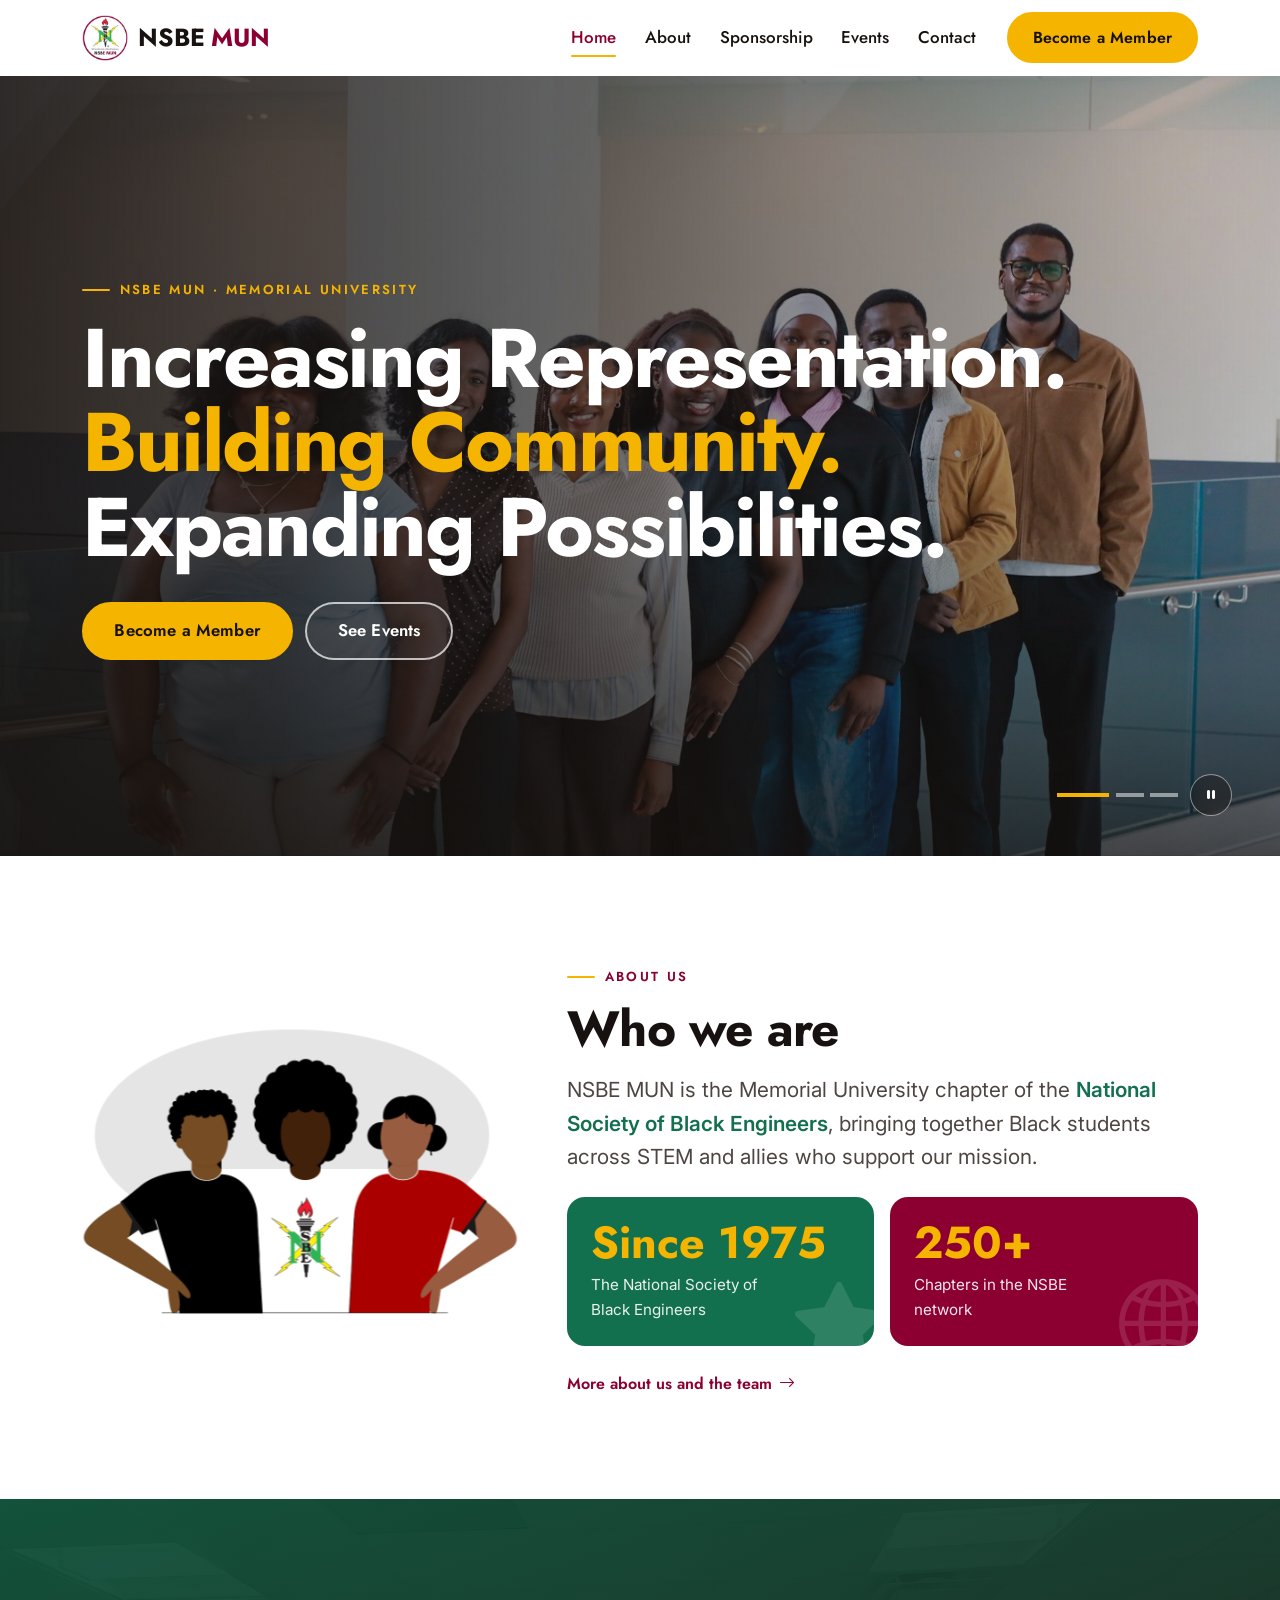
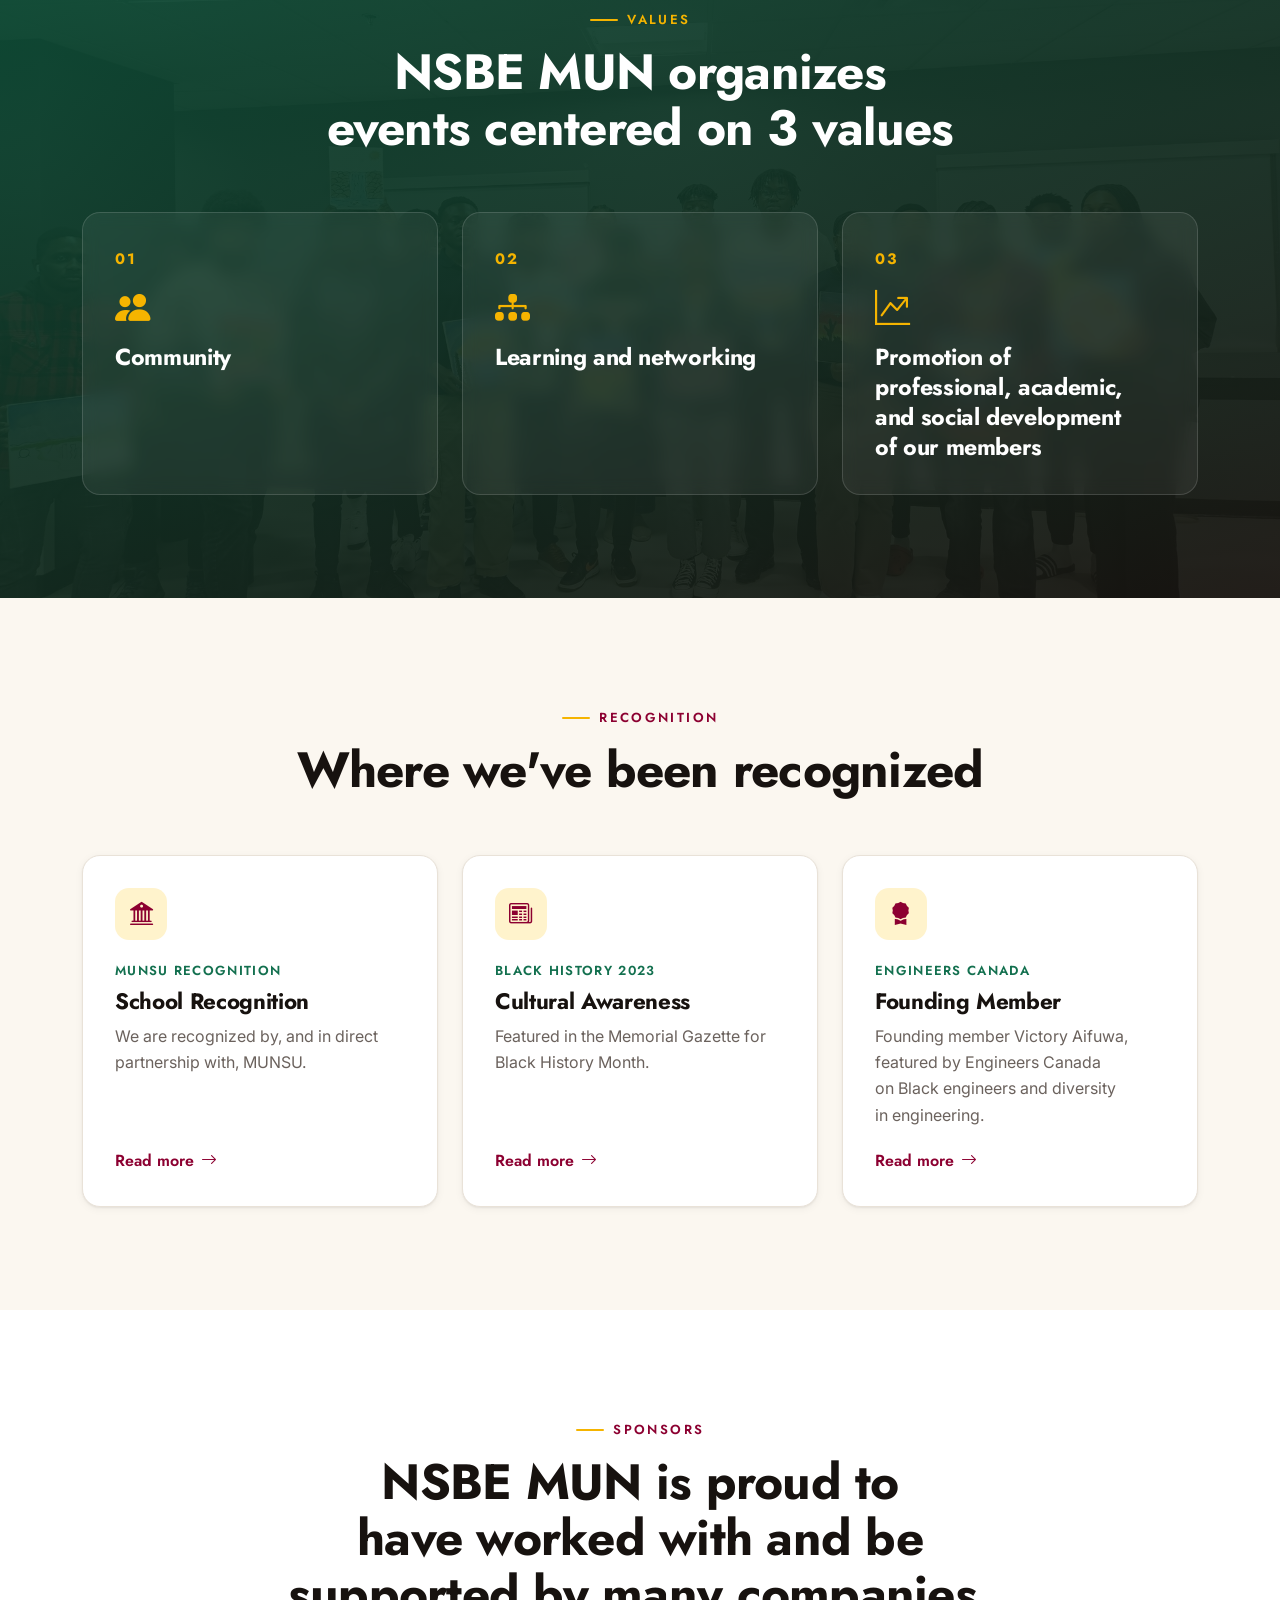
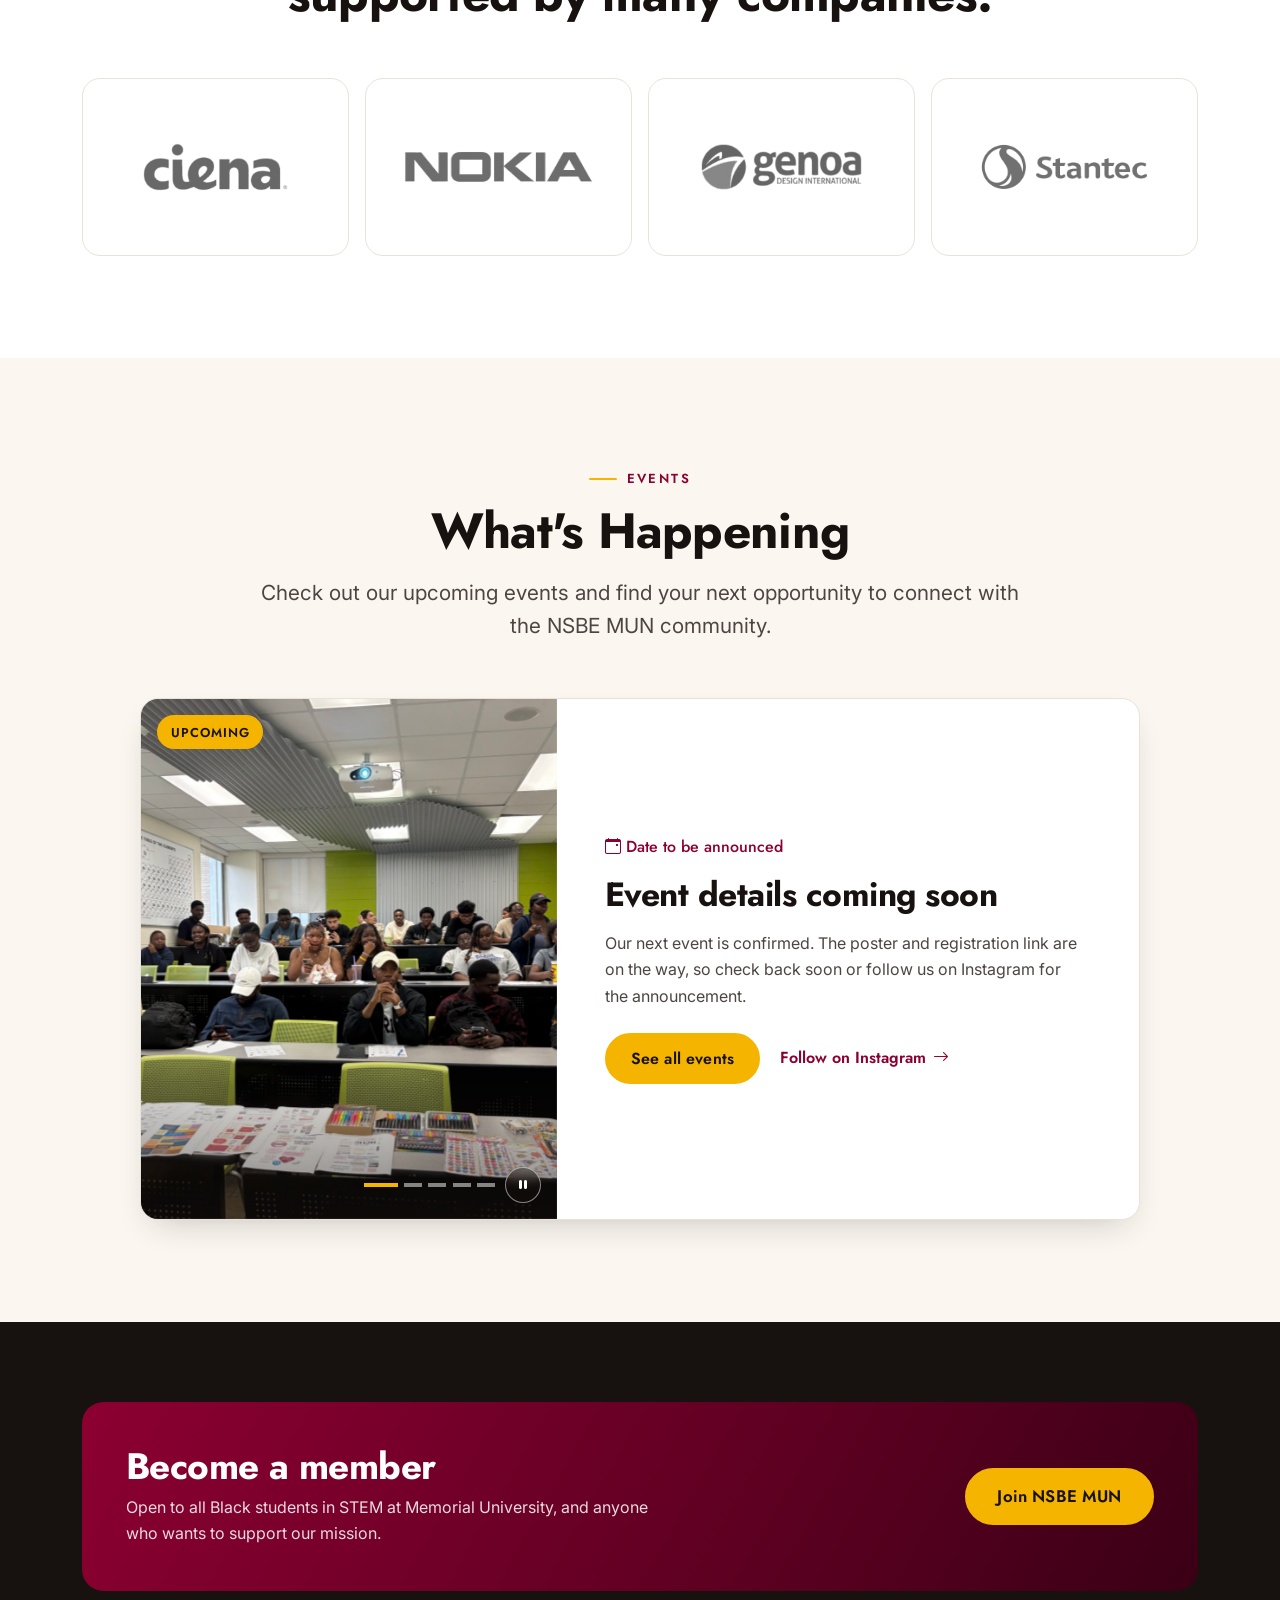
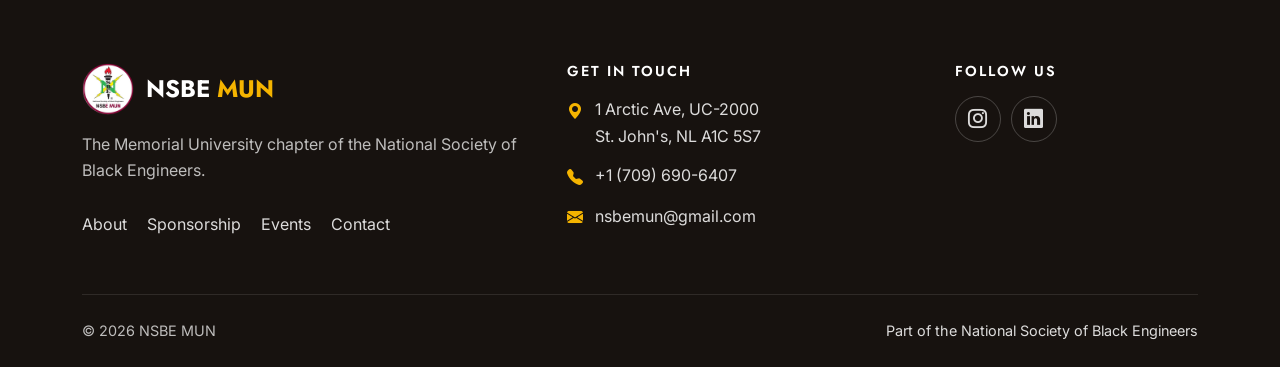
<file: index.html>
<!DOCTYPE html>
<html lang="en">

<head>
    <meta charset="utf-8">
    <title>NSBE MUN | National Society of Black Engineers at Memorial University</title>
    <meta content="width=device-width, initial-scale=1.0" name="viewport">
    <meta name="description" content="The Memorial University chapter of the National Society of Black Engineers, bringing together Black students across STEM and allies who support our mission.">
    <link rel="canonical" href="https://nsbe-mun.ca/">

    <!-- Link previews (Discord, Slack, iMessage, WhatsApp, LinkedIn) -->
    <meta property="og:type" content="website">
    <meta property="og:site_name" content="NSBE MUN">
    <meta property="og:title" content="NSBE MUN | National Society of Black Engineers at Memorial University">
    <meta property="og:description" content="The Memorial University chapter of the National Society of Black Engineers, bringing together Black students across STEM and allies who support our mission.">
    <meta property="og:url" content="https://nsbe-mun.ca/">
    <meta property="og:image" content="https://nsbe-mun.ca/img/og-preview.jpg">
    <meta property="og:image:width" content="1200">
    <meta property="og:image:height" content="630">
    <meta property="og:image:alt" content="Members of NSBE MUN together at a chapter paint night, holding the canvases they painted">
    <meta name="twitter:card" content="summary_large_image">
    <meta name="twitter:title" content="NSBE MUN | National Society of Black Engineers at Memorial University">
    <meta name="twitter:description" content="The Memorial University chapter of the National Society of Black Engineers, bringing together Black students across STEM and allies who support our mission.">
    <meta name="twitter:image" content="https://nsbe-mun.ca/img/og-preview.jpg">

    <!-- Favicon -->
    <link href="img/logo.ico" rel="icon">

    <!-- Google Web Fonts -->
    <link rel="preconnect" href="https://fonts.googleapis.com">
    <link rel="preconnect" href="https://fonts.gstatic.com" crossorigin>
    <link href="https://fonts.googleapis.com/css2?family=Inter:wght@400;500;600&family=Jost:wght@500;600;700&display=swap" rel="stylesheet">

    <!-- Icon Font Stylesheet -->
    <link href="https://cdn.jsdelivr.net/npm/bootstrap-icons@1.11.3/font/bootstrap-icons.min.css" rel="stylesheet">

    <!-- Customized Bootstrap Stylesheet -->
    <link href="css/bootstrap.min.css" rel="stylesheet">

    <!-- Site Stylesheet -->
    <link href="css/style.css" rel="stylesheet">
</head>

<body>
    <!-- Navbar Start -->
    <nav class="navbar navbar-expand-lg navbar-light site-nav" aria-label="Main">
        <div class="container">
            <a href="index.html" class="navbar-brand">
                <img src="img/logo-mark.png" alt="" width="46" height="46">
                <span class="brand-word">NSBE <span>MUN</span></span>
            </a>
            <button class="navbar-toggler" type="button" data-bs-toggle="collapse" data-bs-target="#navbarCollapse" aria-controls="navbarCollapse" aria-expanded="false" aria-label="Toggle navigation">
                <span class="navbar-toggler-icon"></span>
            </button>
            <div class="collapse navbar-collapse" id="navbarCollapse">
                <div class="navbar-nav ms-auto align-items-lg-center">
                    <a href="index.html" class="nav-link active" aria-current="page">Home</a>
                    <a href="about.html" class="nav-link">About</a>
                    <a href="sponsorship.html" class="nav-link">Sponsorship</a>
                    <a href="events.html" class="nav-link">Events</a>
                    <a href="contact.html" class="nav-link">Contact</a>
                    <a href="https://forms.gle/wEo2dqnto6dJDqBY9" class="btn btn-gold nav-cta" target="_blank" rel="noopener">Become a Member</a>
                </div>
            </div>
        </div>
    </nav>
    <!-- Navbar End -->


    <main>
        <!-- Hero Start -->
        <section class="hero" aria-label="Welcome">
            <div id="hero-carousel" class="carousel slide carousel-fade hero-carousel" data-autoplay="6000">
                <div class="carousel-inner">
                    <div class="carousel-item active">
                        <img src="img/team-photo.jpg" alt="The 2026-2027 NSBE MUN executive team" width="2000" height="1601" fetchpriority="high" style="object-position: 50% 30%;">
                    </div>
                    <div class="carousel-item">
                        <img src="img/slide1.jpg" alt="Members holding up their canvases at an NSBE MUN paint night" width="2000" height="1500" loading="lazy" decoding="async">
                    </div>
                    <div class="carousel-item">
                        <img src="img/slide2.jpg" alt="Two members smiling during a study session in a Memorial lecture hall" width="1500" height="2000" loading="lazy" decoding="async" style="object-position: 50% 42%;">
                    </div>
                </div>
                <div class="slide-controls">
                    <div class="carousel-indicators">
                        <button type="button" data-bs-target="#hero-carousel" data-bs-slide-to="0" class="active" aria-current="true" aria-label="Slide 1"></button>
                        <button type="button" data-bs-target="#hero-carousel" data-bs-slide-to="1" aria-label="Slide 2"></button>
                        <button type="button" data-bs-target="#hero-carousel" data-bs-slide-to="2" aria-label="Slide 3"></button>
                    </div>
                    <button type="button" class="slide-toggle" data-carousel-toggle aria-label="Pause slideshow"><i class="bi bi-pause-fill"></i></button>
                </div>
            </div>
            <div class="hero-content">
                <div class="container">
                    <p class="eyebrow eyebrow-light">NSBE MUN · Memorial University</p>
                    <h1 class="hero-title"><span>Increasing Representation.</span> <span>Building Community.</span> <span>Expanding Possibilities.</span></h1>
                    <div class="hero-actions">
                        <a class="btn btn-gold btn-lg" href="https://forms.gle/wEo2dqnto6dJDqBY9" target="_blank" rel="noopener">Become a Member</a>
                        <a class="btn btn-ghost-light btn-lg" href="events.html">See Events</a>
                    </div>
                </div>
            </div>
        </section>
        <!-- Hero End -->


        <!-- About Start -->
        <section class="section" id="about">
            <div class="container">
                <div class="row g-4 g-lg-5 align-items-center">
                    <div class="col-lg-5 reveal">
                        <img class="about-illustration" src="img/NSBE people.svg" alt="" width="600" height="460" loading="lazy" decoding="async">
                    </div>
                    <div class="col-lg-7">
                        <p class="eyebrow">About Us</p>
                        <h2 class="section-title">Who we are</h2>
                        <p class="lead-text mb-4">NSBE MUN is the Memorial University chapter of the <a href="https://nsbe.org" target="_blank" rel="noopener">National Society of Black Engineers</a>, bringing together Black students across STEM and allies who support our mission.</p>
                        <div class="row g-3 mb-4">
                            <div class="col-sm-6 reveal">
                                <div class="stat-tile stat-tile--green">
                                    <strong>Since 1975</strong>
                                    <span>The National Society of Black Engineers</span>
                                    <i class="bi bi-star-fill" aria-hidden="true"></i>
                                </div>
                            </div>
                            <div class="col-sm-6 reveal">
                                <div class="stat-tile stat-tile--maroon">
                                    <strong>250+</strong>
                                    <span>Chapters in the NSBE network</span>
                                    <i class="bi bi-globe2" aria-hidden="true"></i>
                                </div>
                            </div>
                        </div>
                        <a href="about.html" class="link-arrow">More about us and the team <i class="bi bi-arrow-right" aria-hidden="true"></i></a>
                    </div>
                </div>
            </div>
        </section>
        <!-- About End -->


        <!-- Values Start -->
        <section class="section values">
            <div class="container">
                <div class="section-head reveal">
                    <p class="eyebrow eyebrow-light">Values</p>
                    <h2 class="section-title">NSBE MUN organizes events centered on 3 values</h2>
                </div>
                <div class="row g-4">
                    <div class="col-md-4 reveal">
                        <div class="value-card">
                            <span class="value-num">01</span>
                            <i class="bi bi-people-fill value-icon" aria-hidden="true"></i>
                            <h3>Community</h3>
                        </div>
                    </div>
                    <div class="col-md-4 reveal">
                        <div class="value-card">
                            <span class="value-num">02</span>
                            <i class="bi bi-diagram-3-fill value-icon" aria-hidden="true"></i>
                            <h3>Learning and networking</h3>
                        </div>
                    </div>
                    <div class="col-md-4 reveal">
                        <div class="value-card">
                            <span class="value-num">03</span>
                            <i class="bi bi-graph-up-arrow value-icon" aria-hidden="true"></i>
                            <h3>Promotion of professional, academic, and social development of our members</h3>
                        </div>
                    </div>
                </div>
            </div>
        </section>
        <!-- Values End -->


        <!-- Recognition Start -->
        <section class="section section-alt">
            <div class="container">
                <div class="section-head reveal">
                    <p class="eyebrow">Recognition</p>
                    <h2 class="section-title">Where we've been recognized</h2>
                </div>
                <div class="row g-4">
                    <div class="col-lg-4 col-md-6 reveal">
                        <article class="recog-card">
                            <span class="recog-icon"><i class="bi bi-bank2" aria-hidden="true"></i></span>
                            <span class="recog-kicker">MUNSU Recognition</span>
                            <h3>School Recognition</h3>
                            <p>We are recognized by, and in direct partnership with, MUNSU.</p>
                            <a class="link-arrow stretched-link" href="https://munsu.ca/nsbe" target="_blank" rel="noopener">Read more <span class="visually-hidden">about our MUNSU recognition</span><i class="bi bi-arrow-right" aria-hidden="true"></i></a>
                        </article>
                    </div>
                    <div class="col-lg-4 col-md-6 reveal">
                        <article class="recog-card">
                            <span class="recog-icon"><i class="bi bi-newspaper" aria-hidden="true"></i></span>
                            <span class="recog-kicker">Black History 2023</span>
                            <h3>Cultural Awareness</h3>
                            <p>Featured in the Memorial Gazette for Black History Month.</p>
                            <a class="link-arrow stretched-link" href="https://gazette.mun.ca/student-life/black-history-month-2/" target="_blank" rel="noopener">Read more <span class="visually-hidden">in the Memorial Gazette</span><i class="bi bi-arrow-right" aria-hidden="true"></i></a>
                        </article>
                    </div>
                    <div class="col-lg-4 col-md-6 reveal">
                        <article class="recog-card">
                            <span class="recog-icon"><i class="bi bi-award-fill" aria-hidden="true"></i></span>
                            <span class="recog-kicker">Engineers Canada</span>
                            <h3>Founding Member</h3>
                            <p>Founding member Victory Aifuwa, featured by Engineers Canada on Black engineers and diversity in engineering.</p>
                            <a class="link-arrow stretched-link" href="https://engineerscanada.ca/news-and-events/news/celebrating-black-engineers-and-the-importance-of-diversity-in-engineering#:~:text=career%20in%20engineering.%E2%80%9D-,Victory%20Aifuwa,-%E2%80%9CWhen%20you%20find" target="_blank" rel="noopener">Read more <span class="visually-hidden">on Engineers Canada</span><i class="bi bi-arrow-right" aria-hidden="true"></i></a>
                        </article>
                    </div>
                </div>
            </div>
        </section>
        <!-- Recognition End -->


        <!-- Sponsors Start -->
        <section class="section">
            <div class="container">
                <div class="section-head reveal">
                    <p class="eyebrow">Sponsors</p>
                    <h2 class="section-title">NSBE MUN is proud to have worked with and be supported by many companies.</h2>
                </div>
                <!-- To add a sponsor: put a logo in img/sponsors/ and copy one of the tiles below. -->
                <div class="logo-wall reveal">
                    <a class="logo-tile" href="https://www.ciena.com/" target="_blank" rel="noopener"><img src="img/sponsors/ciena.png" alt="Ciena" width="480" height="190" loading="lazy" decoding="async"></a>
                    <a class="logo-tile" href="https://www.nokia.com/" target="_blank" rel="noopener"><img src="img/sponsors/nokia.png" alt="Nokia" width="480" height="121" loading="lazy" decoding="async"></a>
                    <a class="logo-tile" href="https://genoadesign.com/" target="_blank" rel="noopener"><img src="img/sponsors/genoa.png" alt="Genoa Design International" width="480" height="171" loading="lazy" decoding="async"></a>
                    <a class="logo-tile" href="https://www.stantec.com/en" target="_blank" rel="noopener"><img src="img/sponsors/stantec.png" alt="Stantec" width="480" height="166" loading="lazy" decoding="async"></a>
                </div>
            </div>
        </section>
        <!-- Sponsors End -->


        <!-- Events Start -->
        <section class="section section-alt">
            <div class="container">
                <div class="section-head reveal">
                    <p class="eyebrow">Events</p>
                    <h2 class="section-title">What's Happening</h2>
                    <p class="lead-text mb-0">Check out our upcoming events and find your next opportunity to connect with the NSBE MUN community.</p>
                </div>
                <article class="event-card reveal">
                    <div class="event-media">
                        <!-- Photos from Fall 2026 events. When the poster is ready, it can replace this slideshow. -->
                        <div id="event-carousel" class="carousel slide carousel-fade event-carousel" data-autoplay="5000">
                            <div class="carousel-inner">
                                <div class="carousel-item active">
                                    <img src="img/events/fall-2026-3.jpg" alt="A full lecture hall of members at a Fall 2026 NSBE MUN event" width="1600" height="1200" loading="lazy" decoding="async">
                                </div>
                                <div class="carousel-item">
                                    <img src="img/events/fall-2026-5.jpg" alt="Members raising their hands and cheering during a game" width="1600" height="1200" loading="lazy" decoding="async" style="object-position: 40% 50%;">
                                </div>
                                <div class="carousel-item">
                                    <img src="img/events/fall-2026-1.jpg" alt="Three members smiling together at an NSBE MUN event" width="1200" height="1600" loading="lazy" decoding="async">
                                </div>
                                <div class="carousel-item">
                                    <img src="img/events/fall-2026-4.jpg" alt="A member working on a hands-on activity at a table" width="1200" height="1600" loading="lazy" decoding="async">
                                </div>
                                <div class="carousel-item">
                                    <img src="img/events/fall-2026-2.jpg" alt="Three members posing together in front of a projector screen" width="1200" height="1600" loading="lazy" decoding="async">
                                </div>
                            </div>
                            <div class="slide-controls">
                                <div class="carousel-indicators">
                                    <button type="button" data-bs-target="#event-carousel" data-bs-slide-to="0" class="active" aria-current="true" aria-label="Photo 1"></button>
                                    <button type="button" data-bs-target="#event-carousel" data-bs-slide-to="1" aria-label="Photo 2"></button>
                                    <button type="button" data-bs-target="#event-carousel" data-bs-slide-to="2" aria-label="Photo 3"></button>
                                    <button type="button" data-bs-target="#event-carousel" data-bs-slide-to="3" aria-label="Photo 4"></button>
                                    <button type="button" data-bs-target="#event-carousel" data-bs-slide-to="4" aria-label="Photo 5"></button>
                                </div>
                                <button type="button" class="slide-toggle" data-carousel-toggle aria-label="Pause slideshow"><i class="bi bi-pause-fill"></i></button>
                            </div>
                        </div>
                        <span class="event-badge">Upcoming</span>
                    </div>
                    <div class="event-body">
                        <p class="event-meta"><span><i class="bi bi-calendar-event" aria-hidden="true"></i>Date to be announced</span></p>
                        <!-- PLACEHOLDER: event name -->
                        <h3>Event details coming soon</h3>
                        <p>Our next event is confirmed. The poster and registration link are on the way, so check back soon or follow us on Instagram for the announcement.</p>
                        <div class="event-actions">
                            <a class="btn btn-gold" href="events.html">See all events</a>
                            <a class="link-arrow" href="https://www.instagram.com/nsbe.mun/" target="_blank" rel="noopener">Follow on Instagram <i class="bi bi-arrow-right" aria-hidden="true"></i></a>
                        </div>
                    </div>
                </article>
            </div>
        </section>
        <!-- Events End -->
    </main>


    <!-- Footer Start -->
    <footer class="site-footer">
        <div class="container">
            <div class="footer-cta">
                <div>
                    <h2>Become a member</h2>
                    <p>Open to all Black students in STEM at Memorial University, and anyone who wants to support our mission.</p>
                </div>
                <a class="btn btn-gold btn-lg" href="https://forms.gle/wEo2dqnto6dJDqBY9" target="_blank" rel="noopener">Join NSBE MUN</a>
            </div>
            <div class="row g-4 g-lg-5">
                <div class="col-lg-5">
                    <a href="index.html" class="footer-brand">
                        <img src="img/logo-mark.png" alt="" width="52" height="52" loading="lazy">
                        <span>NSBE <span>MUN</span></span>
                    </a>
                    <p class="mb-0">The Memorial University chapter of the National Society of Black Engineers.</p>
                    <ul class="footer-links">
                        <li><a href="about.html">About</a></li>
                        <li><a href="sponsorship.html">Sponsorship</a></li>
                        <li><a href="events.html">Events</a></li>
                        <li><a href="contact.html">Contact</a></li>
                    </ul>
                </div>
                <div class="col-sm-7 col-lg-4">
                    <h3>Get in touch</h3>
                    <ul class="footer-list">
                        <li><i class="bi bi-geo-alt-fill" aria-hidden="true"></i><a href="https://www.google.com/maps/search/?api=1&amp;query=1+Arctic+Ave%2C+St.+John%27s%2C+NL+A1C+5S7" target="_blank" rel="noopener">1 Arctic Ave, UC-2000<br>St. John's, NL A1C 5S7</a></li>
                        <li><i class="bi bi-telephone-fill" aria-hidden="true"></i><a href="tel:+17096906407">+1 (709) 690-6407</a></li>
                        <li><i class="bi bi-envelope-fill" aria-hidden="true"></i><a href="mailto:nsbemun@gmail.com">nsbemun@gmail.com</a></li>
                    </ul>
                </div>
                <div class="col-sm-5 col-lg-3">
                    <h3>Follow us</h3>
                    <div class="social">
                        <a href="https://www.instagram.com/nsbe.mun/" target="_blank" rel="noopener" aria-label="NSBE MUN on Instagram"><i class="bi bi-instagram" aria-hidden="true"></i></a>
                        <a href="https://www.linkedin.com/in/national-society-of-black-engineers-memorial-university-student-chapter-7ba670273/" target="_blank" rel="noopener" aria-label="NSBE MUN on LinkedIn"><i class="bi bi-linkedin" aria-hidden="true"></i></a>
                    </div>
                </div>
            </div>
            <div class="footer-bottom">
                <span>&copy; <span data-year>2026</span> NSBE MUN</span>
                <a href="https://nsbe.org" target="_blank" rel="noopener">Part of the National Society of Black Engineers</a>
            </div>
        </div>
    </footer>
    <!-- Footer End -->


    <!-- Back to Top -->
    <a href="#" class="back-to-top" aria-label="Back to top"><i class="bi bi-arrow-up" aria-hidden="true"></i></a>


    <!-- JavaScript Libraries -->
    <script src="https://cdn.jsdelivr.net/npm/bootstrap@5.0.0/dist/js/bootstrap.bundle.min.js"></script>

    <!-- Site Javascript -->
    <script src="js/main.js"></script>
</body>

</html>
</file>
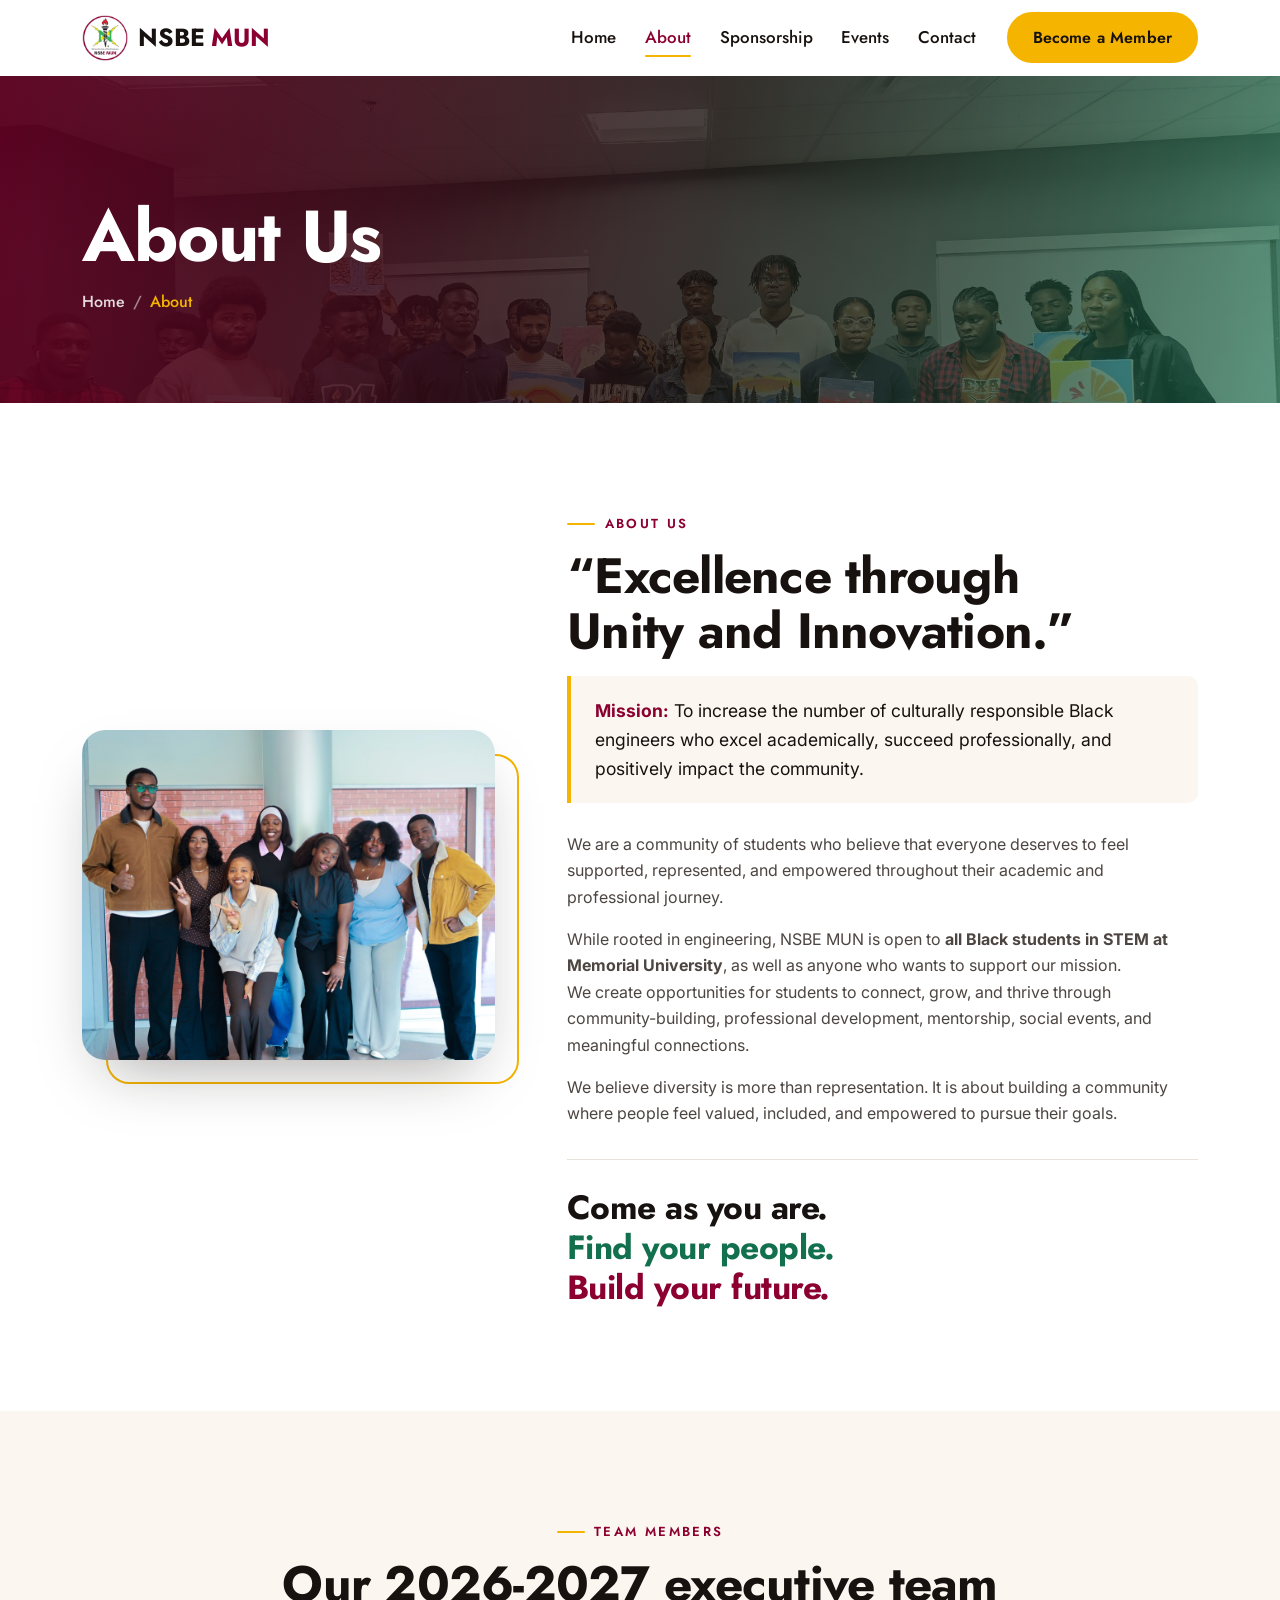
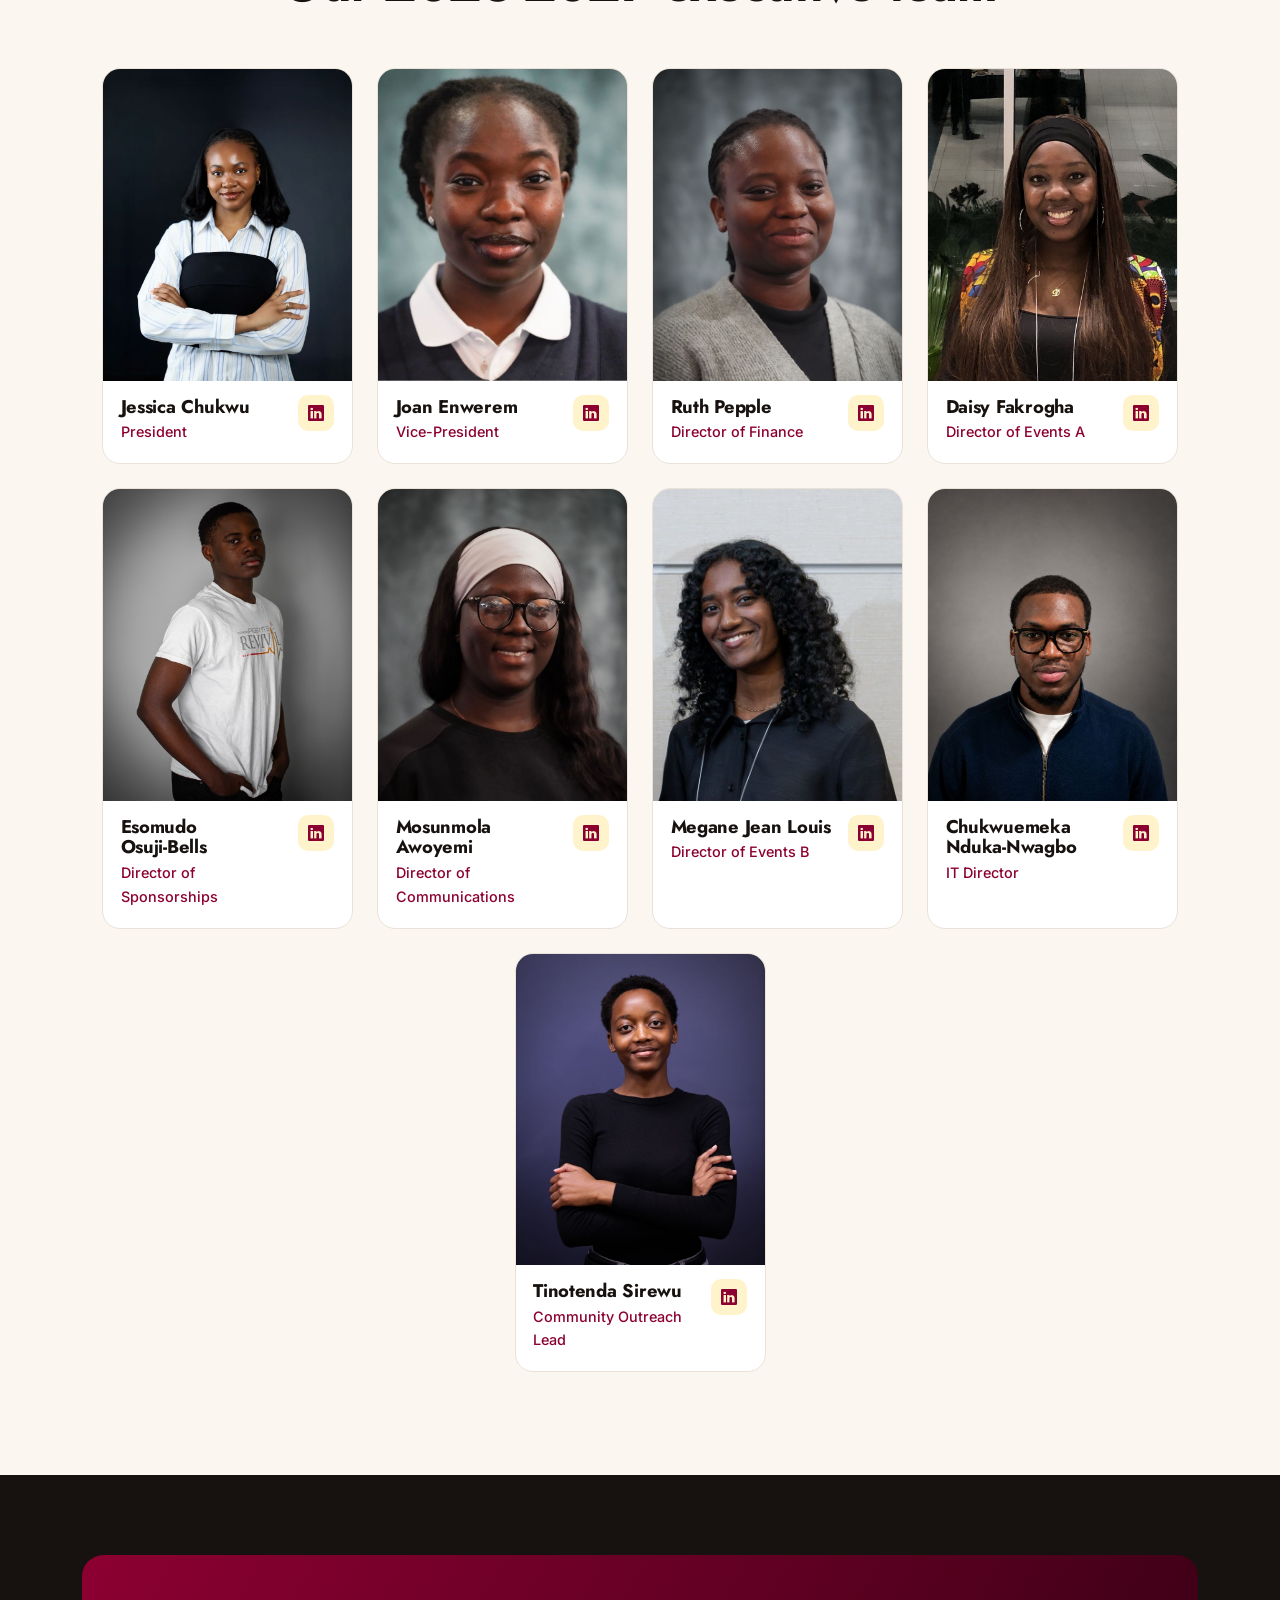
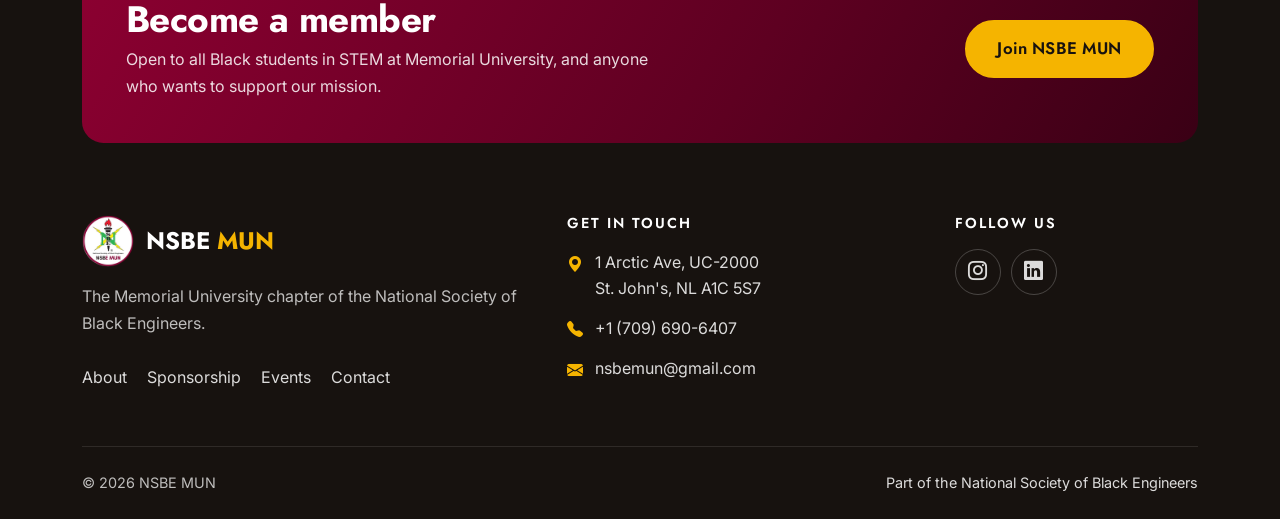
<file: about.html>
<!DOCTYPE html>
<html lang="en">

<head>
    <meta charset="utf-8">
    <title>About Us | NSBE MUN</title>
    <meta content="width=device-width, initial-scale=1.0" name="viewport">
    <meta name="description" content="Our mission, our values, and the 2026-2027 executive team leading the National Society of Black Engineers chapter at Memorial University.">
    <link rel="canonical" href="https://nsbe-mun.ca/about.html">

    <!-- Link previews (Discord, Slack, iMessage, WhatsApp, LinkedIn) -->
    <meta property="og:type" content="website">
    <meta property="og:site_name" content="NSBE MUN">
    <meta property="og:title" content="About Us | NSBE MUN">
    <meta property="og:description" content="Our mission, our values, and the 2026-2027 executive team leading the National Society of Black Engineers chapter at Memorial University.">
    <meta property="og:url" content="https://nsbe-mun.ca/about.html">
    <meta property="og:image" content="https://nsbe-mun.ca/img/og-preview.jpg">
    <meta property="og:image:width" content="1200">
    <meta property="og:image:height" content="630">
    <meta property="og:image:alt" content="Members of NSBE MUN together at a chapter paint night, holding the canvases they painted">
    <meta name="twitter:card" content="summary_large_image">
    <meta name="twitter:title" content="About Us | NSBE MUN">
    <meta name="twitter:description" content="Our mission, our values, and the 2026-2027 executive team leading the National Society of Black Engineers chapter at Memorial University.">
    <meta name="twitter:image" content="https://nsbe-mun.ca/img/og-preview.jpg">

    <!-- Favicon -->
    <link href="img/logo.ico" rel="icon">

    <!-- Google Web Fonts -->
    <link rel="preconnect" href="https://fonts.googleapis.com">
    <link rel="preconnect" href="https://fonts.gstatic.com" crossorigin>
    <link href="https://fonts.googleapis.com/css2?family=Inter:wght@400;500;600&family=Jost:wght@500;600;700&display=swap" rel="stylesheet">

    <!-- Icon Font Stylesheet -->
    <link href="https://cdn.jsdelivr.net/npm/bootstrap-icons@1.11.3/font/bootstrap-icons.min.css" rel="stylesheet">

    <!-- Customized Bootstrap Stylesheet -->
    <link href="css/bootstrap.min.css" rel="stylesheet">

    <!-- Site Stylesheet -->
    <link href="css/style.css" rel="stylesheet">
</head>

<body>
    <!-- Navbar Start -->
    <nav class="navbar navbar-expand-lg navbar-light site-nav" aria-label="Main">
        <div class="container">
            <a href="index.html" class="navbar-brand">
                <img src="img/logo-mark.png" alt="" width="46" height="46">
                <span class="brand-word">NSBE <span>MUN</span></span>
            </a>
            <button class="navbar-toggler" type="button" data-bs-toggle="collapse" data-bs-target="#navbarCollapse" aria-controls="navbarCollapse" aria-expanded="false" aria-label="Toggle navigation">
                <span class="navbar-toggler-icon"></span>
            </button>
            <div class="collapse navbar-collapse" id="navbarCollapse">
                <div class="navbar-nav ms-auto align-items-lg-center">
                    <a href="index.html" class="nav-link">Home</a>
                    <a href="about.html" class="nav-link active" aria-current="page">About</a>
                    <a href="sponsorship.html" class="nav-link">Sponsorship</a>
                    <a href="events.html" class="nav-link">Events</a>
                    <a href="contact.html" class="nav-link">Contact</a>
                    <a href="https://forms.gle/wEo2dqnto6dJDqBY9" class="btn btn-gold nav-cta" target="_blank" rel="noopener">Become a Member</a>
                </div>
            </div>
        </div>
    </nav>
    <!-- Navbar End -->


    <main>
        <!-- Hero Start -->
        <header class="page-hero">
            <div class="container">
                <h1>About Us</h1>
                <nav class="crumbs" aria-label="Breadcrumb">
                    <ol>
                        <li><a href="index.html">Home</a></li>
                        <li><span aria-current="page">About</span></li>
                    </ol>
                </nav>
            </div>
        </header>
        <!-- Hero End -->


        <!-- About Start -->
        <section class="section">
            <div class="container">
                <div class="row g-4 g-lg-5 align-items-center">
                    <div class="col-lg-5 reveal">
                        <div class="about-media">
                            <div class="about-photo">
                                <img src="img/team-goofy.jpg" alt="The NSBE MUN executive team pulling goofy poses" width="2000" height="1600" loading="lazy" decoding="async">
                            </div>
                        </div>
                    </div>
                    <div class="col-lg-7">
                        <p class="eyebrow">About Us</p>
                        <h2 class="section-title">&ldquo;Excellence through Unity and Innovation.&rdquo;</h2>
                        <p class="mission"><strong>Mission:</strong> To increase the number of culturally responsible Black engineers who excel academically, succeed professionally, and positively impact the community.</p>
                        <p>We are a community of students who believe that everyone deserves to feel supported, represented, and empowered throughout their academic and professional journey.</p>
                        <p>While rooted in engineering, NSBE MUN is open to <strong>all Black students in STEM at Memorial University</strong>, as well as anyone who wants to support our mission. We create opportunities for students to connect, grow, and thrive through community-building, professional development, mentorship, social events, and meaningful connections.</p>
                        <p>We believe diversity is more than representation. It is about building a community where people feel valued, included, and empowered to pursue their goals.</p>
                        <p class="pull-quote"><span>Come as you are.</span> <span>Find your people.</span> <span>Build your future.</span></p>
                    </div>
                </div>
            </div>
        </section>
        <!-- About End -->


        <!-- Team Start -->
        <section class="section section-alt" id="team">
            <div class="container">
                <div class="section-head reveal">
                    <p class="eyebrow">Team Members</p>
                    <h2 class="section-title">Our 2026-2027 executive team</h2>
                </div>
                <!--
                    Adding someone: save their headshot to img/team/first-last.jpg (about 800px wide) and copy a card.
                    Each card's LinkedIn button is the <a class="team-link"> at the end of its <figcaption>; delete it if someone has no profile.
                -->
                <div class="row g-3 g-md-4 justify-content-center team-grid">
                    <div class="col-6 col-md-4 col-lg-3 reveal">
                        <figure class="team-card">
                            <div class="team-photo"><img src="img/team/jessica-chukwu.jpg" alt="Headshot of Jessica Chukwu" width="800" height="1002" loading="lazy" decoding="async"></div>
                            <figcaption>
                                <div>
                                    <h3>Jessica Chukwu</h3>
                                    <p>President</p>
                                </div>
                                <a class="team-link" href="https://www.linkedin.com/in/jessicachukwu297/" target="_blank" rel="noopener" aria-label="Jessica Chukwu on LinkedIn"><i class="bi bi-linkedin" aria-hidden="true"></i></a>
                            </figcaption>
                        </figure>
                    </div>
                    <div class="col-6 col-md-4 col-lg-3 reveal">
                        <figure class="team-card">
                            <div class="team-photo"><img src="img/team/joan-enwerem.jpg" alt="Headshot of Joan Enwerem" width="800" height="800" loading="lazy" decoding="async"></div>
                            <figcaption>
                                <div>
                                    <h3>Joan Enwerem</h3>
                                    <p>Vice-President</p>
                                </div>
                                <a class="team-link" href="https://www.linkedin.com/in/joanenwerem/" target="_blank" rel="noopener" aria-label="Joan Enwerem on LinkedIn"><i class="bi bi-linkedin" aria-hidden="true"></i></a>
                            </figcaption>
                        </figure>
                    </div>
                    <div class="col-6 col-md-4 col-lg-3 reveal">
                        <figure class="team-card">
                            <div class="team-photo"><img src="img/team/ruth-pepple.jpg" alt="Headshot of Ruth Pepple" width="800" height="1200" loading="lazy" decoding="async"></div>
                            <figcaption>
                                <div>
                                    <h3>Ruth Pepple</h3>
                                    <p>Director of Finance</p>
                                </div>
                                <a class="team-link" href="https://www.linkedin.com/in/pepple-t-ruth/" target="_blank" rel="noopener" aria-label="Ruth Pepple on LinkedIn"><i class="bi bi-linkedin" aria-hidden="true"></i></a>
                            </figcaption>
                        </figure>
                    </div>
                    <div class="col-6 col-md-4 col-lg-3 reveal">
                        <figure class="team-card">
                            <div class="team-photo"><img src="img/team/daisy-fakrogha.jpg" alt="Headshot of Daisy Fakrogha" width="800" height="1360" loading="lazy" decoding="async" style="object-position: center 72%;"></div>
                            <figcaption>
                                <div>
                                    <h3>Daisy Fakrogha</h3>
                                    <p>Director of Events A</p>
                                </div>
                                <a class="team-link" href="https://www.linkedin.com/in/daisy-fakrogha/" target="_blank" rel="noopener" aria-label="Daisy Fakrogha on LinkedIn"><i class="bi bi-linkedin" aria-hidden="true"></i></a>
                            </figcaption>
                        </figure>
                    </div>
                    <div class="col-6 col-md-4 col-lg-3 reveal">
                        <figure class="team-card">
                            <div class="team-photo"><img src="img/team/esomudo-osuji-bells.jpg" alt="Headshot of Esomudo Osuji-Bells" width="800" height="1001" loading="lazy" decoding="async"></div>
                            <figcaption>
                                <div>
                                    <h3>Esomudo Osuji-Bells</h3>
                                    <p>Director of Sponsorships</p>
                                </div>
                                <a class="team-link" href="https://www.linkedin.com/in/esomudo/" target="_blank" rel="noopener" aria-label="Esomudo Osuji-Bells on LinkedIn"><i class="bi bi-linkedin" aria-hidden="true"></i></a>
                            </figcaption>
                        </figure>
                    </div>
                    <div class="col-6 col-md-4 col-lg-3 reveal">
                        <figure class="team-card">
                            <div class="team-photo"><img src="img/team/mosunmola-awoyemi.jpg" alt="Headshot of Mosunmola Awoyemi" width="800" height="1095" loading="lazy" decoding="async"></div>
                            <figcaption>
                                <div>
                                    <h3>Mosunmola Awoyemi</h3>
                                    <p>Director of Communications</p>
                                </div>
                                <a class="team-link" href="https://www.linkedin.com/in/mosunmola-awoyemi-ba924022a/" target="_blank" rel="noopener" aria-label="Mosunmola Awoyemi on LinkedIn"><i class="bi bi-linkedin" aria-hidden="true"></i></a>
                            </figcaption>
                        </figure>
                    </div>
                    <div class="col-6 col-md-4 col-lg-3 reveal">
                        <figure class="team-card">
                            <div class="team-photo"><img src="img/team/megane-jean-louis.jpg" alt="Headshot of Megane Jean Louis" width="800" height="686" loading="lazy" decoding="async"></div>
                            <figcaption>
                                <div>
                                    <h3>Megane Jean Louis</h3>
                                    <p>Director of Events B</p>
                                </div>
                                <a class="team-link" href="https://www.linkedin.com/in/megane-jean-louis-b014a6282/" target="_blank" rel="noopener" aria-label="Megane Jean Louis on LinkedIn"><i class="bi bi-linkedin" aria-hidden="true"></i></a>
                            </figcaption>
                        </figure>
                    </div>
                    <div class="col-6 col-md-4 col-lg-3 reveal">
                        <figure class="team-card">
                            <div class="team-photo"><img src="img/team/chukwuemeka-nduka-nwagbo.jpg" alt="Headshot of Chukwuemeka Nduka-Nwagbo" width="800" height="1067" loading="lazy" decoding="async"></div>
                            <figcaption>
                                <div>
                                    <h3>Chukwuemeka Nduka-Nwagbo</h3>
                                    <p>IT Director</p>
                                </div>
                                <a class="team-link" href="https://www.linkedin.com/in/emekanduka/" target="_blank" rel="noopener" aria-label="Chukwuemeka Nduka-Nwagbo on LinkedIn"><i class="bi bi-linkedin" aria-hidden="true"></i></a>
                            </figcaption>
                        </figure>
                    </div>
                    <div class="col-6 col-md-4 col-lg-3 reveal">
                        <figure class="team-card">
                            <div class="team-photo"><img src="img/team/tinotenda-sirewu.jpg" alt="Headshot of Tinotenda Sirewu" width="800" height="1000" loading="lazy" decoding="async"></div>
                            <figcaption>
                                <div>
                                    <h3>Tinotenda Sirewu</h3>
                                    <p>Community Outreach Lead</p>
                                </div>
                                <a class="team-link" href="https://www.linkedin.com/in/tinotendasirewu/" target="_blank" rel="noopener" aria-label="Tinotenda Sirewu on LinkedIn"><i class="bi bi-linkedin" aria-hidden="true"></i></a>
                            </figcaption>
                        </figure>
                    </div>
                </div>
            </div>
        </section>
        <!-- Team End -->
    </main>


    <!-- Footer Start -->
    <footer class="site-footer">
        <div class="container">
            <div class="footer-cta">
                <div>
                    <h2>Become a member</h2>
                    <p>Open to all Black students in STEM at Memorial University, and anyone who wants to support our mission.</p>
                </div>
                <a class="btn btn-gold btn-lg" href="https://forms.gle/wEo2dqnto6dJDqBY9" target="_blank" rel="noopener">Join NSBE MUN</a>
            </div>
            <div class="row g-4 g-lg-5">
                <div class="col-lg-5">
                    <a href="index.html" class="footer-brand">
                        <img src="img/logo-mark.png" alt="" width="52" height="52" loading="lazy">
                        <span>NSBE <span>MUN</span></span>
                    </a>
                    <p class="mb-0">The Memorial University chapter of the National Society of Black Engineers.</p>
                    <ul class="footer-links">
                        <li><a href="about.html">About</a></li>
                        <li><a href="sponsorship.html">Sponsorship</a></li>
                        <li><a href="events.html">Events</a></li>
                        <li><a href="contact.html">Contact</a></li>
                    </ul>
                </div>
                <div class="col-sm-7 col-lg-4">
                    <h3>Get in touch</h3>
                    <ul class="footer-list">
                        <li><i class="bi bi-geo-alt-fill" aria-hidden="true"></i><a href="https://www.google.com/maps/search/?api=1&amp;query=1+Arctic+Ave%2C+St.+John%27s%2C+NL+A1C+5S7" target="_blank" rel="noopener">1 Arctic Ave, UC-2000<br>St. John's, NL A1C 5S7</a></li>
                        <li><i class="bi bi-telephone-fill" aria-hidden="true"></i><a href="tel:+17096906407">+1 (709) 690-6407</a></li>
                        <li><i class="bi bi-envelope-fill" aria-hidden="true"></i><a href="mailto:nsbemun@gmail.com">nsbemun@gmail.com</a></li>
                    </ul>
                </div>
                <div class="col-sm-5 col-lg-3">
                    <h3>Follow us</h3>
                    <div class="social">
                        <a href="https://www.instagram.com/nsbe.mun/" target="_blank" rel="noopener" aria-label="NSBE MUN on Instagram"><i class="bi bi-instagram" aria-hidden="true"></i></a>
                        <a href="https://www.linkedin.com/in/national-society-of-black-engineers-memorial-university-student-chapter-7ba670273/" target="_blank" rel="noopener" aria-label="NSBE MUN on LinkedIn"><i class="bi bi-linkedin" aria-hidden="true"></i></a>
                    </div>
                </div>
            </div>
            <div class="footer-bottom">
                <span>&copy; <span data-year>2026</span> NSBE MUN</span>
                <a href="https://nsbe.org" target="_blank" rel="noopener">Part of the National Society of Black Engineers</a>
            </div>
        </div>
    </footer>
    <!-- Footer End -->


    <!-- Back to Top -->
    <a href="#" class="back-to-top" aria-label="Back to top"><i class="bi bi-arrow-up" aria-hidden="true"></i></a>


    <!-- JavaScript Libraries -->
    <script src="https://cdn.jsdelivr.net/npm/bootstrap@5.0.0/dist/js/bootstrap.bundle.min.js"></script>

    <!-- Site Javascript -->
    <script src="js/main.js"></script>
</body>

</html>
</file>
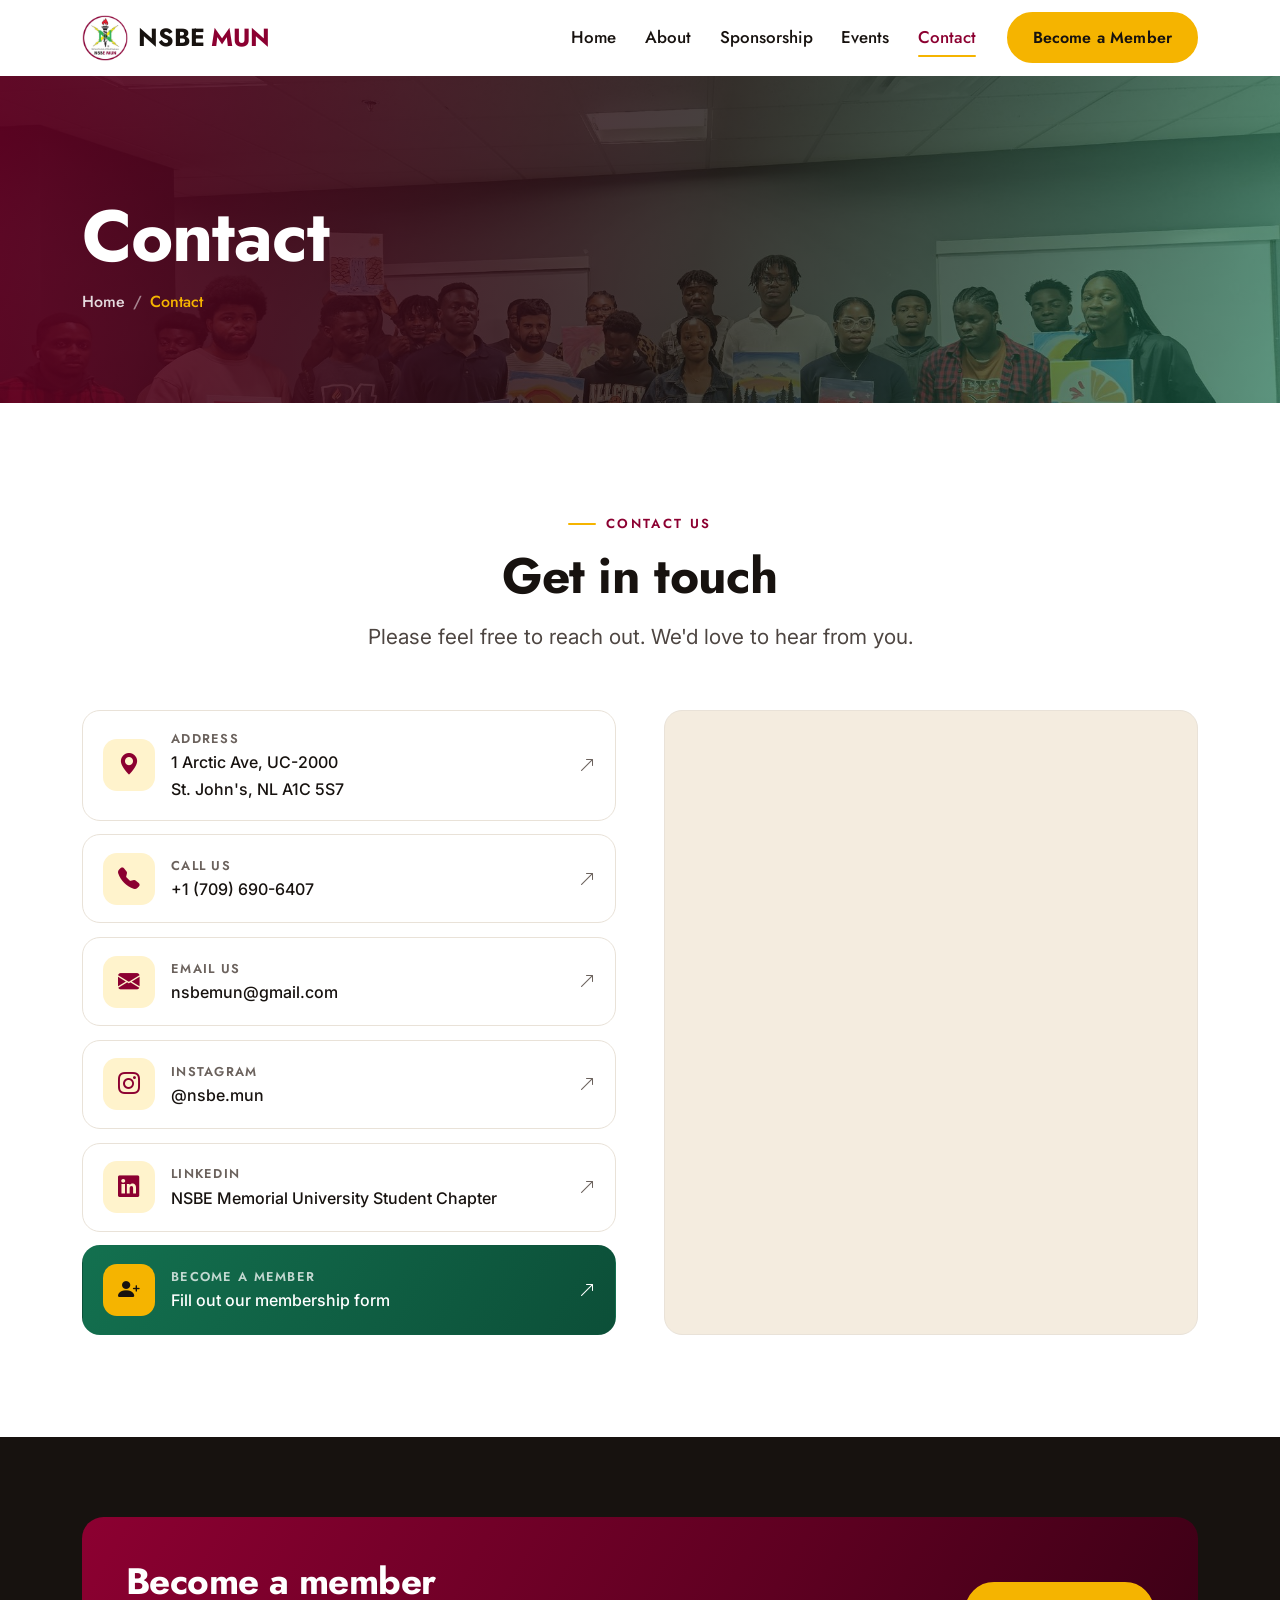
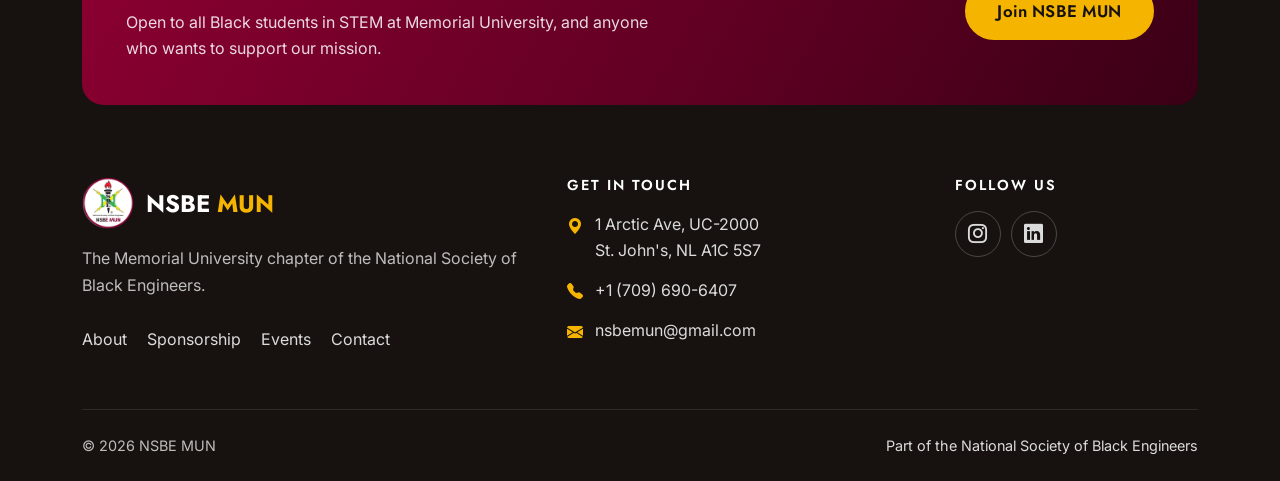
<file: contact.html>
<!DOCTYPE html>
<html lang="en">

<head>
    <meta charset="utf-8">
    <title>Contact Us | NSBE MUN</title>
    <meta content="width=device-width, initial-scale=1.0" name="viewport">
    <meta name="description" content="Get in touch with NSBE MUN, or become a member of the National Society of Black Engineers chapter at Memorial University.">
    <link rel="canonical" href="https://nsbe-mun.ca/contact.html">

    <!-- Link previews (Discord, Slack, iMessage, WhatsApp, LinkedIn) -->
    <meta property="og:type" content="website">
    <meta property="og:site_name" content="NSBE MUN">
    <meta property="og:title" content="Contact Us | NSBE MUN">
    <meta property="og:description" content="Get in touch with NSBE MUN, or become a member of the National Society of Black Engineers chapter at Memorial University.">
    <meta property="og:url" content="https://nsbe-mun.ca/contact.html">
    <meta property="og:image" content="https://nsbe-mun.ca/img/og-preview.jpg">
    <meta property="og:image:width" content="1200">
    <meta property="og:image:height" content="630">
    <meta property="og:image:alt" content="Members of NSBE MUN together at a chapter paint night, holding the canvases they painted">
    <meta name="twitter:card" content="summary_large_image">
    <meta name="twitter:title" content="Contact Us | NSBE MUN">
    <meta name="twitter:description" content="Get in touch with NSBE MUN, or become a member of the National Society of Black Engineers chapter at Memorial University.">
    <meta name="twitter:image" content="https://nsbe-mun.ca/img/og-preview.jpg">

    <!-- Favicon -->
    <link href="img/logo.ico" rel="icon">

    <!-- Google Web Fonts -->
    <link rel="preconnect" href="https://fonts.googleapis.com">
    <link rel="preconnect" href="https://fonts.gstatic.com" crossorigin>
    <link href="https://fonts.googleapis.com/css2?family=Inter:wght@400;500;600&family=Jost:wght@500;600;700&display=swap" rel="stylesheet">

    <!-- Icon Font Stylesheet -->
    <link href="https://cdn.jsdelivr.net/npm/bootstrap-icons@1.11.3/font/bootstrap-icons.min.css" rel="stylesheet">

    <!-- Customized Bootstrap Stylesheet -->
    <link href="css/bootstrap.min.css" rel="stylesheet">

    <!-- Site Stylesheet -->
    <link href="css/style.css" rel="stylesheet">
</head>

<body>
    <!-- Navbar Start -->
    <nav class="navbar navbar-expand-lg navbar-light site-nav" aria-label="Main">
        <div class="container">
            <a href="index.html" class="navbar-brand">
                <img src="img/logo-mark.png" alt="" width="46" height="46">
                <span class="brand-word">NSBE <span>MUN</span></span>
            </a>
            <button class="navbar-toggler" type="button" data-bs-toggle="collapse" data-bs-target="#navbarCollapse" aria-controls="navbarCollapse" aria-expanded="false" aria-label="Toggle navigation">
                <span class="navbar-toggler-icon"></span>
            </button>
            <div class="collapse navbar-collapse" id="navbarCollapse">
                <div class="navbar-nav ms-auto align-items-lg-center">
                    <a href="index.html" class="nav-link">Home</a>
                    <a href="about.html" class="nav-link">About</a>
                    <a href="sponsorship.html" class="nav-link">Sponsorship</a>
                    <a href="events.html" class="nav-link">Events</a>
                    <a href="contact.html" class="nav-link active" aria-current="page">Contact</a>
                    <a href="https://forms.gle/wEo2dqnto6dJDqBY9" class="btn btn-gold nav-cta" target="_blank" rel="noopener">Become a Member</a>
                </div>
            </div>
        </div>
    </nav>
    <!-- Navbar End -->


    <main>
        <!-- Hero Start -->
        <header class="page-hero">
            <div class="container">
                <h1>Contact</h1>
                <nav class="crumbs" aria-label="Breadcrumb">
                    <ol>
                        <li><a href="index.html">Home</a></li>
                        <li><span aria-current="page">Contact</span></li>
                    </ol>
                </nav>
            </div>
        </header>
        <!-- Hero End -->


        <!-- Contact Start -->
        <section class="section">
            <div class="container">
                <div class="section-head reveal">
                    <p class="eyebrow">Contact Us</p>
                    <h2 class="section-title">Get in touch</h2>
                    <p class="lead-text mb-0">Please feel free to reach out. We'd love to hear from you.</p>
                </div>
                <div class="row g-4 g-lg-5">
                    <div class="col-lg-6 reveal">
                        <div class="contact-list">
                            <a class="contact-item" href="https://www.google.com/maps/search/?api=1&amp;query=1+Arctic+Ave%2C+St.+John%27s%2C+NL+A1C+5S7" target="_blank" rel="noopener">
                                <span class="contact-icon"><i class="bi bi-geo-alt-fill" aria-hidden="true"></i></span>
                                <span><span class="contact-label">Address</span><span class="contact-value">1 Arctic Ave, UC-2000<br>St. John's, NL A1C 5S7</span></span>
                                <i class="bi bi-arrow-up-right" aria-hidden="true"></i>
                            </a>
                            <a class="contact-item" href="tel:+17096906407">
                                <span class="contact-icon"><i class="bi bi-telephone-fill" aria-hidden="true"></i></span>
                                <span><span class="contact-label">Call us</span><span class="contact-value">+1 (709) 690-6407</span></span>
                                <i class="bi bi-arrow-up-right" aria-hidden="true"></i>
                            </a>
                            <a class="contact-item" href="mailto:nsbemun@gmail.com">
                                <span class="contact-icon"><i class="bi bi-envelope-fill" aria-hidden="true"></i></span>
                                <span><span class="contact-label">Email us</span><span class="contact-value">nsbemun@gmail.com</span></span>
                                <i class="bi bi-arrow-up-right" aria-hidden="true"></i>
                            </a>
                            <a class="contact-item" href="https://www.instagram.com/nsbe.mun/" target="_blank" rel="noopener">
                                <span class="contact-icon"><i class="bi bi-instagram" aria-hidden="true"></i></span>
                                <span><span class="contact-label">Instagram</span><span class="contact-value">@nsbe.mun</span></span>
                                <i class="bi bi-arrow-up-right" aria-hidden="true"></i>
                            </a>
                            <a class="contact-item" href="https://www.linkedin.com/in/national-society-of-black-engineers-memorial-university-student-chapter-7ba670273/" target="_blank" rel="noopener">
                                <span class="contact-icon"><i class="bi bi-linkedin" aria-hidden="true"></i></span>
                                <span><span class="contact-label">LinkedIn</span><span class="contact-value">NSBE Memorial University Student Chapter</span></span>
                                <i class="bi bi-arrow-up-right" aria-hidden="true"></i>
                            </a>
                            <a class="contact-item contact-item--join" href="https://forms.gle/wEo2dqnto6dJDqBY9" target="_blank" rel="noopener">
                                <span class="contact-icon"><i class="bi bi-person-plus-fill" aria-hidden="true"></i></span>
                                <span><span class="contact-label">Become a member</span><span class="contact-value">Fill out our membership form</span></span>
                                <i class="bi bi-arrow-up-right" aria-hidden="true"></i>
                            </a>
                        </div>
                    </div>
                    <div class="col-lg-6 reveal">
                        <div class="map-frame">
                            <iframe src="https://maps.google.com/maps?q=1%20Arctic%20Ave%2C%20St.%20John%27s%2C%20NL%20A1C%205S7&amp;z=16&amp;output=embed" title="Map showing 1 Arctic Ave, St. John's" loading="lazy" referrerpolicy="no-referrer-when-downgrade" allowfullscreen></iframe>
                        </div>
                    </div>
                </div>
            </div>
        </section>
        <!-- Contact End -->
    </main>


    <!-- Footer Start -->
    <footer class="site-footer">
        <div class="container">
            <div class="footer-cta">
                <div>
                    <h2>Become a member</h2>
                    <p>Open to all Black students in STEM at Memorial University, and anyone who wants to support our mission.</p>
                </div>
                <a class="btn btn-gold btn-lg" href="https://forms.gle/wEo2dqnto6dJDqBY9" target="_blank" rel="noopener">Join NSBE MUN</a>
            </div>
            <div class="row g-4 g-lg-5">
                <div class="col-lg-5">
                    <a href="index.html" class="footer-brand">
                        <img src="img/logo-mark.png" alt="" width="52" height="52" loading="lazy">
                        <span>NSBE <span>MUN</span></span>
                    </a>
                    <p class="mb-0">The Memorial University chapter of the National Society of Black Engineers.</p>
                    <ul class="footer-links">
                        <li><a href="about.html">About</a></li>
                        <li><a href="sponsorship.html">Sponsorship</a></li>
                        <li><a href="events.html">Events</a></li>
                        <li><a href="contact.html">Contact</a></li>
                    </ul>
                </div>
                <div class="col-sm-7 col-lg-4">
                    <h3>Get in touch</h3>
                    <ul class="footer-list">
                        <li><i class="bi bi-geo-alt-fill" aria-hidden="true"></i><a href="https://www.google.com/maps/search/?api=1&amp;query=1+Arctic+Ave%2C+St.+John%27s%2C+NL+A1C+5S7" target="_blank" rel="noopener">1 Arctic Ave, UC-2000<br>St. John's, NL A1C 5S7</a></li>
                        <li><i class="bi bi-telephone-fill" aria-hidden="true"></i><a href="tel:+17096906407">+1 (709) 690-6407</a></li>
                        <li><i class="bi bi-envelope-fill" aria-hidden="true"></i><a href="mailto:nsbemun@gmail.com">nsbemun@gmail.com</a></li>
                    </ul>
                </div>
                <div class="col-sm-5 col-lg-3">
                    <h3>Follow us</h3>
                    <div class="social">
                        <a href="https://www.instagram.com/nsbe.mun/" target="_blank" rel="noopener" aria-label="NSBE MUN on Instagram"><i class="bi bi-instagram" aria-hidden="true"></i></a>
                        <a href="https://www.linkedin.com/in/national-society-of-black-engineers-memorial-university-student-chapter-7ba670273/" target="_blank" rel="noopener" aria-label="NSBE MUN on LinkedIn"><i class="bi bi-linkedin" aria-hidden="true"></i></a>
                    </div>
                </div>
            </div>
            <div class="footer-bottom">
                <span>&copy; <span data-year>2026</span> NSBE MUN</span>
                <a href="https://nsbe.org" target="_blank" rel="noopener">Part of the National Society of Black Engineers</a>
            </div>
        </div>
    </footer>
    <!-- Footer End -->


    <!-- Back to Top -->
    <a href="#" class="back-to-top" aria-label="Back to top"><i class="bi bi-arrow-up" aria-hidden="true"></i></a>


    <!-- JavaScript Libraries -->
    <script src="https://cdn.jsdelivr.net/npm/bootstrap@5.0.0/dist/js/bootstrap.bundle.min.js"></script>

    <!-- Site Javascript -->
    <script src="js/main.js"></script>
</body>

</html>
</file>
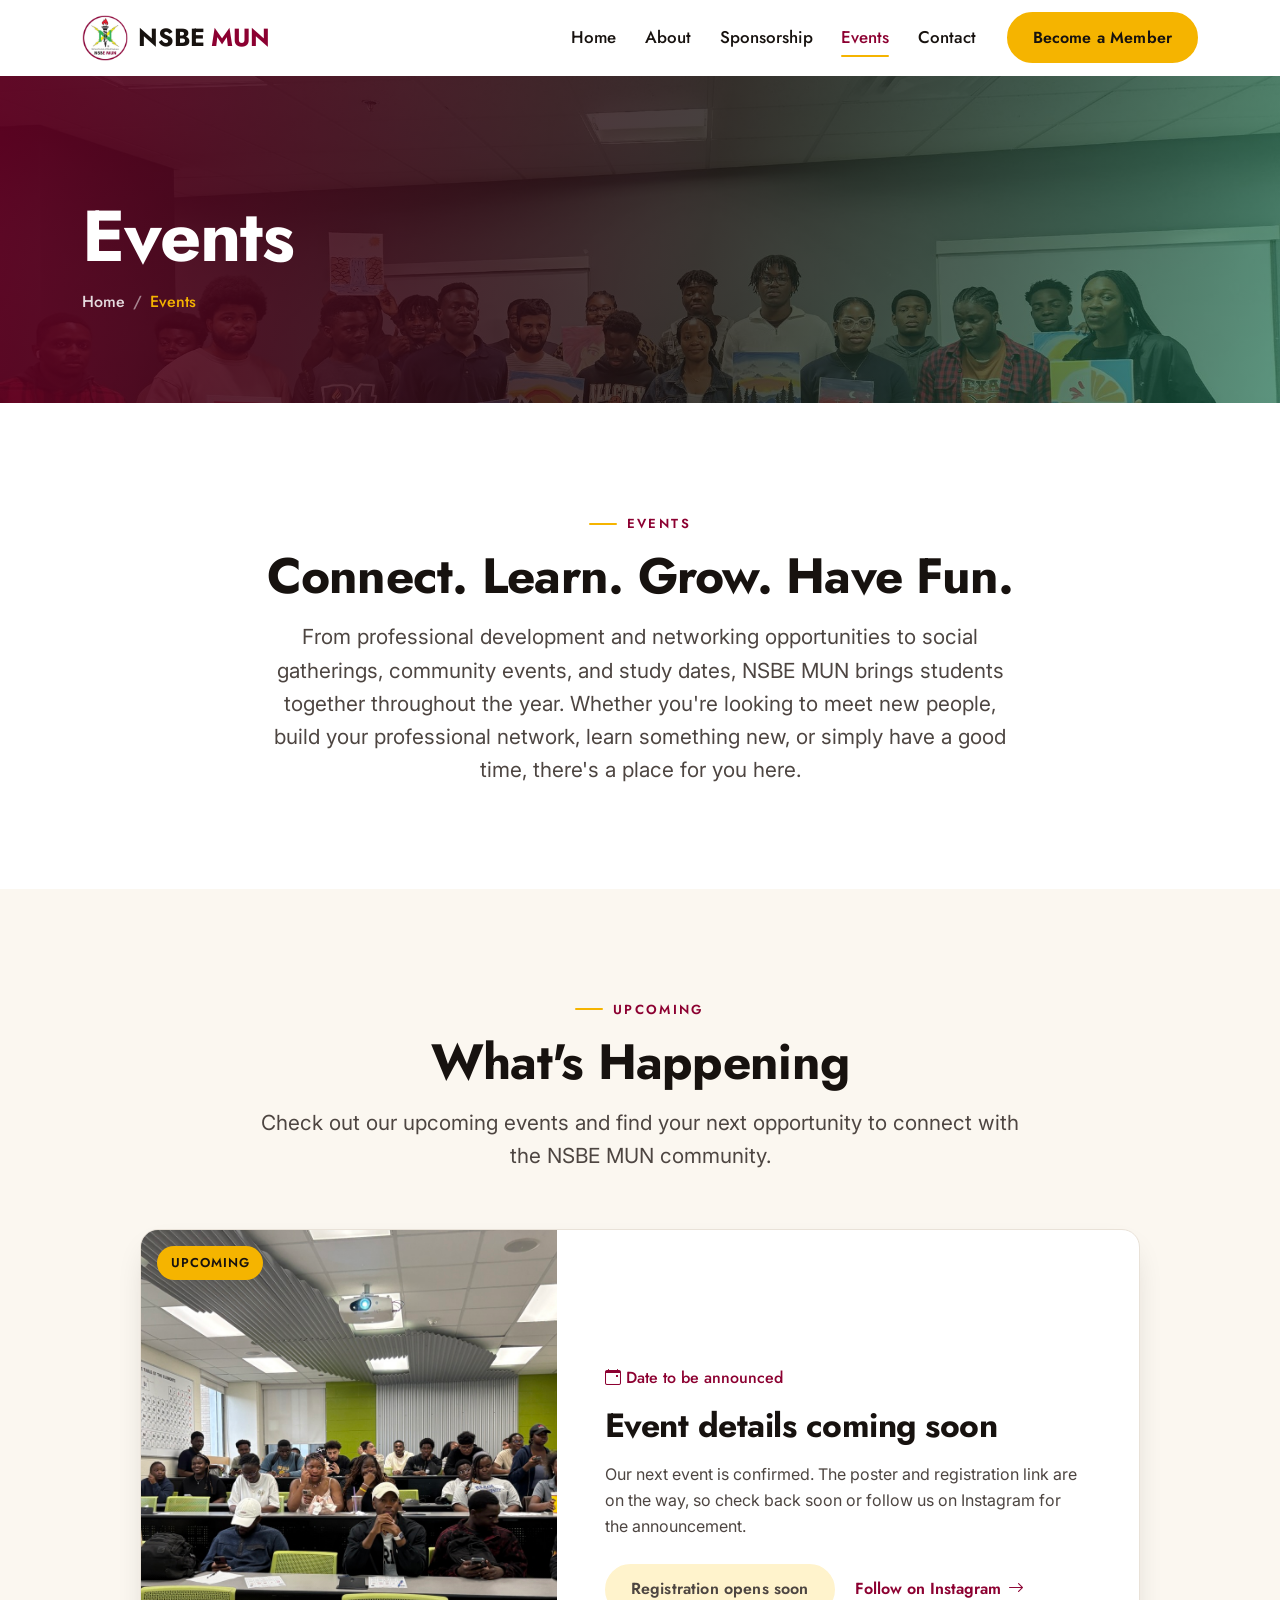
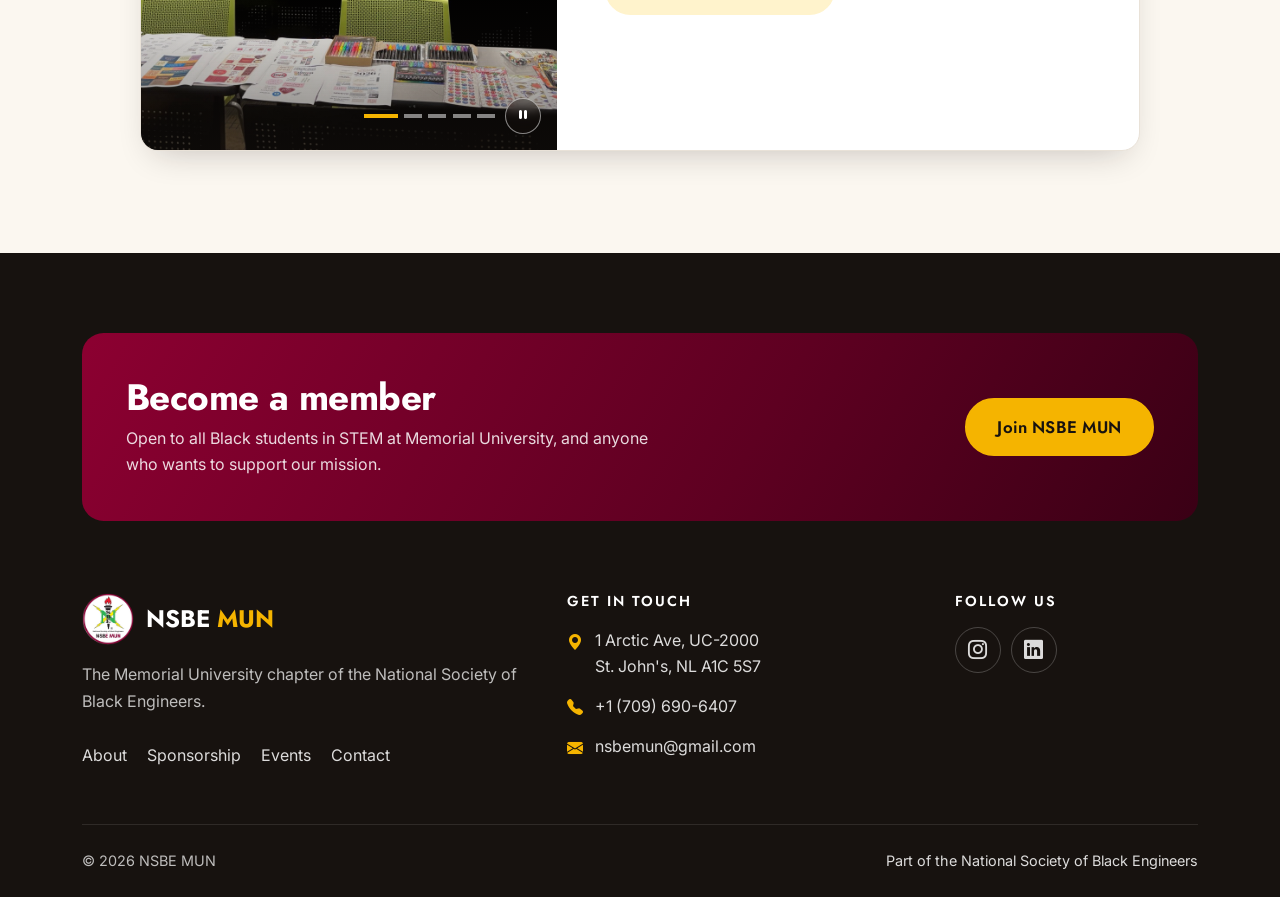
<file: events.html>
<!DOCTYPE html>
<html lang="en">

<head>
    <meta charset="utf-8">
    <title>Events | NSBE MUN</title>
    <meta content="width=device-width, initial-scale=1.0" name="viewport">
    <meta name="description" content="Professional development, networking, socials, community events, and study dates hosted by the National Society of Black Engineers chapter at Memorial University.">
    <link rel="canonical" href="https://nsbe-mun.ca/events.html">

    <!-- Link previews (Discord, Slack, iMessage, WhatsApp, LinkedIn) -->
    <meta property="og:type" content="website">
    <meta property="og:site_name" content="NSBE MUN">
    <meta property="og:title" content="Events | NSBE MUN">
    <meta property="og:description" content="Professional development, networking, socials, community events, and study dates hosted by the National Society of Black Engineers chapter at Memorial University.">
    <meta property="og:url" content="https://nsbe-mun.ca/events.html">
    <meta property="og:image" content="https://nsbe-mun.ca/img/og-preview.jpg">
    <meta property="og:image:width" content="1200">
    <meta property="og:image:height" content="630">
    <meta property="og:image:alt" content="Members of NSBE MUN together at a chapter paint night, holding the canvases they painted">
    <meta name="twitter:card" content="summary_large_image">
    <meta name="twitter:title" content="Events | NSBE MUN">
    <meta name="twitter:description" content="Professional development, networking, socials, community events, and study dates hosted by the National Society of Black Engineers chapter at Memorial University.">
    <meta name="twitter:image" content="https://nsbe-mun.ca/img/og-preview.jpg">

    <!-- Favicon -->
    <link href="img/logo.ico" rel="icon">

    <!-- Google Web Fonts -->
    <link rel="preconnect" href="https://fonts.googleapis.com">
    <link rel="preconnect" href="https://fonts.gstatic.com" crossorigin>
    <link href="https://fonts.googleapis.com/css2?family=Inter:wght@400;500;600&family=Jost:wght@500;600;700&display=swap" rel="stylesheet">

    <!-- Icon Font Stylesheet -->
    <link href="https://cdn.jsdelivr.net/npm/bootstrap-icons@1.11.3/font/bootstrap-icons.min.css" rel="stylesheet">

    <!-- Customized Bootstrap Stylesheet -->
    <link href="css/bootstrap.min.css" rel="stylesheet">

    <!-- Site Stylesheet -->
    <link href="css/style.css" rel="stylesheet">
</head>

<body>
    <!-- Navbar Start -->
    <nav class="navbar navbar-expand-lg navbar-light site-nav" aria-label="Main">
        <div class="container">
            <a href="index.html" class="navbar-brand">
                <img src="img/logo-mark.png" alt="" width="46" height="46">
                <span class="brand-word">NSBE <span>MUN</span></span>
            </a>
            <button class="navbar-toggler" type="button" data-bs-toggle="collapse" data-bs-target="#navbarCollapse" aria-controls="navbarCollapse" aria-expanded="false" aria-label="Toggle navigation">
                <span class="navbar-toggler-icon"></span>
            </button>
            <div class="collapse navbar-collapse" id="navbarCollapse">
                <div class="navbar-nav ms-auto align-items-lg-center">
                    <a href="index.html" class="nav-link">Home</a>
                    <a href="about.html" class="nav-link">About</a>
                    <a href="sponsorship.html" class="nav-link">Sponsorship</a>
                    <a href="events.html" class="nav-link active" aria-current="page">Events</a>
                    <a href="contact.html" class="nav-link">Contact</a>
                    <a href="https://forms.gle/wEo2dqnto6dJDqBY9" class="btn btn-gold nav-cta" target="_blank" rel="noopener">Become a Member</a>
                </div>
            </div>
        </div>
    </nav>
    <!-- Navbar End -->


    <main>
        <!-- Hero Start -->
        <header class="page-hero">
            <div class="container">
                <h1>Events</h1>
                <nav class="crumbs" aria-label="Breadcrumb">
                    <ol>
                        <li><a href="index.html">Home</a></li>
                        <li><span aria-current="page">Events</span></li>
                    </ol>
                </nav>
            </div>
        </header>
        <!-- Hero End -->


        <!-- Intro Start -->
        <section class="section">
            <div class="container">
                <div class="section-head mb-0 reveal">
                    <p class="eyebrow">Events</p>
                    <h2 class="section-title">Connect. Learn. Grow. Have Fun.</h2>
                    <p class="lead-text mb-0">From professional development and networking opportunities to social gatherings, community events, and study dates, NSBE MUN brings students together throughout the year. Whether you're looking to meet new people, build your professional network, learn something new, or simply have a good time, there's a place for you here.</p>
                </div>
            </div>
        </section>
        <!-- Intro End -->


        <!-- Upcoming Start -->
        <section class="section section-alt" id="upcoming">
            <div class="container">
                <div class="section-head reveal">
                    <p class="eyebrow">Upcoming</p>
                    <h2 class="section-title">What's Happening</h2>
                    <p class="lead-text mb-0">Check out our upcoming events and find your next opportunity to connect with the NSBE MUN community.</p>
                </div>
                <article class="event-card reveal">
                    <div class="event-media">
                        <!-- Photos from Fall 2026 events. When the poster is ready, it can replace this slideshow. -->
                        <div id="event-carousel" class="carousel slide carousel-fade event-carousel" data-autoplay="5000">
                            <div class="carousel-inner">
                                <div class="carousel-item active">
                                    <img src="img/events/fall-2026-3.jpg" alt="A full lecture hall of members at a Fall 2026 NSBE MUN event" width="1600" height="1200" loading="lazy" decoding="async">
                                </div>
                                <div class="carousel-item">
                                    <img src="img/events/fall-2026-5.jpg" alt="Members raising their hands and cheering during a game" width="1600" height="1200" loading="lazy" decoding="async" style="object-position: 40% 50%;">
                                </div>
                                <div class="carousel-item">
                                    <img src="img/events/fall-2026-1.jpg" alt="Three members smiling together at an NSBE MUN event" width="1200" height="1600" loading="lazy" decoding="async">
                                </div>
                                <div class="carousel-item">
                                    <img src="img/events/fall-2026-4.jpg" alt="A member working on a hands-on activity at a table" width="1200" height="1600" loading="lazy" decoding="async">
                                </div>
                                <div class="carousel-item">
                                    <img src="img/events/fall-2026-2.jpg" alt="Three members posing together in front of a projector screen" width="1200" height="1600" loading="lazy" decoding="async">
                                </div>
                            </div>
                            <div class="slide-controls">
                                <div class="carousel-indicators">
                                    <button type="button" data-bs-target="#event-carousel" data-bs-slide-to="0" class="active" aria-current="true" aria-label="Photo 1"></button>
                                    <button type="button" data-bs-target="#event-carousel" data-bs-slide-to="1" aria-label="Photo 2"></button>
                                    <button type="button" data-bs-target="#event-carousel" data-bs-slide-to="2" aria-label="Photo 3"></button>
                                    <button type="button" data-bs-target="#event-carousel" data-bs-slide-to="3" aria-label="Photo 4"></button>
                                    <button type="button" data-bs-target="#event-carousel" data-bs-slide-to="4" aria-label="Photo 5"></button>
                                </div>
                                <button type="button" class="slide-toggle" data-carousel-toggle aria-label="Pause slideshow"><i class="bi bi-pause-fill"></i></button>
                            </div>
                        </div>
                        <span class="event-badge">Upcoming</span>
                    </div>
                    <div class="event-body">
                        <!-- PLACEHOLDER: event date and location -->
                        <p class="event-meta"><span><i class="bi bi-calendar-event" aria-hidden="true"></i>Date to be announced</span></p>
                        <!-- PLACEHOLDER: event name -->
                        <h3>Event details coming soon</h3>
                        <p>Our next event is confirmed. The poster and registration link are on the way, so check back soon or follow us on Instagram for the announcement.</p>
                        <div class="event-actions">
                            <!-- PLACEHOLDER: registration link. When it's ready, replace the button with:
                                 <a class="btn btn-gold" href="REGISTRATION-LINK" target="_blank" rel="noopener">Register now</a> -->
                            <button class="btn btn-gold" type="button" disabled>Registration opens soon</button>
                            <a class="link-arrow" href="https://www.instagram.com/nsbe.mun/" target="_blank" rel="noopener">Follow on Instagram <i class="bi bi-arrow-right" aria-hidden="true"></i></a>
                        </div>
                    </div>
                </article>
            </div>
        </section>
        <!-- Upcoming End -->
    </main>


    <!-- Footer Start -->
    <footer class="site-footer">
        <div class="container">
            <div class="footer-cta">
                <div>
                    <h2>Become a member</h2>
                    <p>Open to all Black students in STEM at Memorial University, and anyone who wants to support our mission.</p>
                </div>
                <a class="btn btn-gold btn-lg" href="https://forms.gle/wEo2dqnto6dJDqBY9" target="_blank" rel="noopener">Join NSBE MUN</a>
            </div>
            <div class="row g-4 g-lg-5">
                <div class="col-lg-5">
                    <a href="index.html" class="footer-brand">
                        <img src="img/logo-mark.png" alt="" width="52" height="52" loading="lazy">
                        <span>NSBE <span>MUN</span></span>
                    </a>
                    <p class="mb-0">The Memorial University chapter of the National Society of Black Engineers.</p>
                    <ul class="footer-links">
                        <li><a href="about.html">About</a></li>
                        <li><a href="sponsorship.html">Sponsorship</a></li>
                        <li><a href="events.html">Events</a></li>
                        <li><a href="contact.html">Contact</a></li>
                    </ul>
                </div>
                <div class="col-sm-7 col-lg-4">
                    <h3>Get in touch</h3>
                    <ul class="footer-list">
                        <li><i class="bi bi-geo-alt-fill" aria-hidden="true"></i><a href="https://www.google.com/maps/search/?api=1&amp;query=1+Arctic+Ave%2C+St.+John%27s%2C+NL+A1C+5S7" target="_blank" rel="noopener">1 Arctic Ave, UC-2000<br>St. John's, NL A1C 5S7</a></li>
                        <li><i class="bi bi-telephone-fill" aria-hidden="true"></i><a href="tel:+17096906407">+1 (709) 690-6407</a></li>
                        <li><i class="bi bi-envelope-fill" aria-hidden="true"></i><a href="mailto:nsbemun@gmail.com">nsbemun@gmail.com</a></li>
                    </ul>
                </div>
                <div class="col-sm-5 col-lg-3">
                    <h3>Follow us</h3>
                    <div class="social">
                        <a href="https://www.instagram.com/nsbe.mun/" target="_blank" rel="noopener" aria-label="NSBE MUN on Instagram"><i class="bi bi-instagram" aria-hidden="true"></i></a>
                        <a href="https://www.linkedin.com/in/national-society-of-black-engineers-memorial-university-student-chapter-7ba670273/" target="_blank" rel="noopener" aria-label="NSBE MUN on LinkedIn"><i class="bi bi-linkedin" aria-hidden="true"></i></a>
                    </div>
                </div>
            </div>
            <div class="footer-bottom">
                <span>&copy; <span data-year>2026</span> NSBE MUN</span>
                <a href="https://nsbe.org" target="_blank" rel="noopener">Part of the National Society of Black Engineers</a>
            </div>
        </div>
    </footer>
    <!-- Footer End -->


    <!-- Back to Top -->
    <a href="#" class="back-to-top" aria-label="Back to top"><i class="bi bi-arrow-up" aria-hidden="true"></i></a>


    <!-- JavaScript Libraries -->
    <script src="https://cdn.jsdelivr.net/npm/bootstrap@5.0.0/dist/js/bootstrap.bundle.min.js"></script>

    <!-- Site Javascript -->
    <script src="js/main.js"></script>
</body>

</html>
</file>
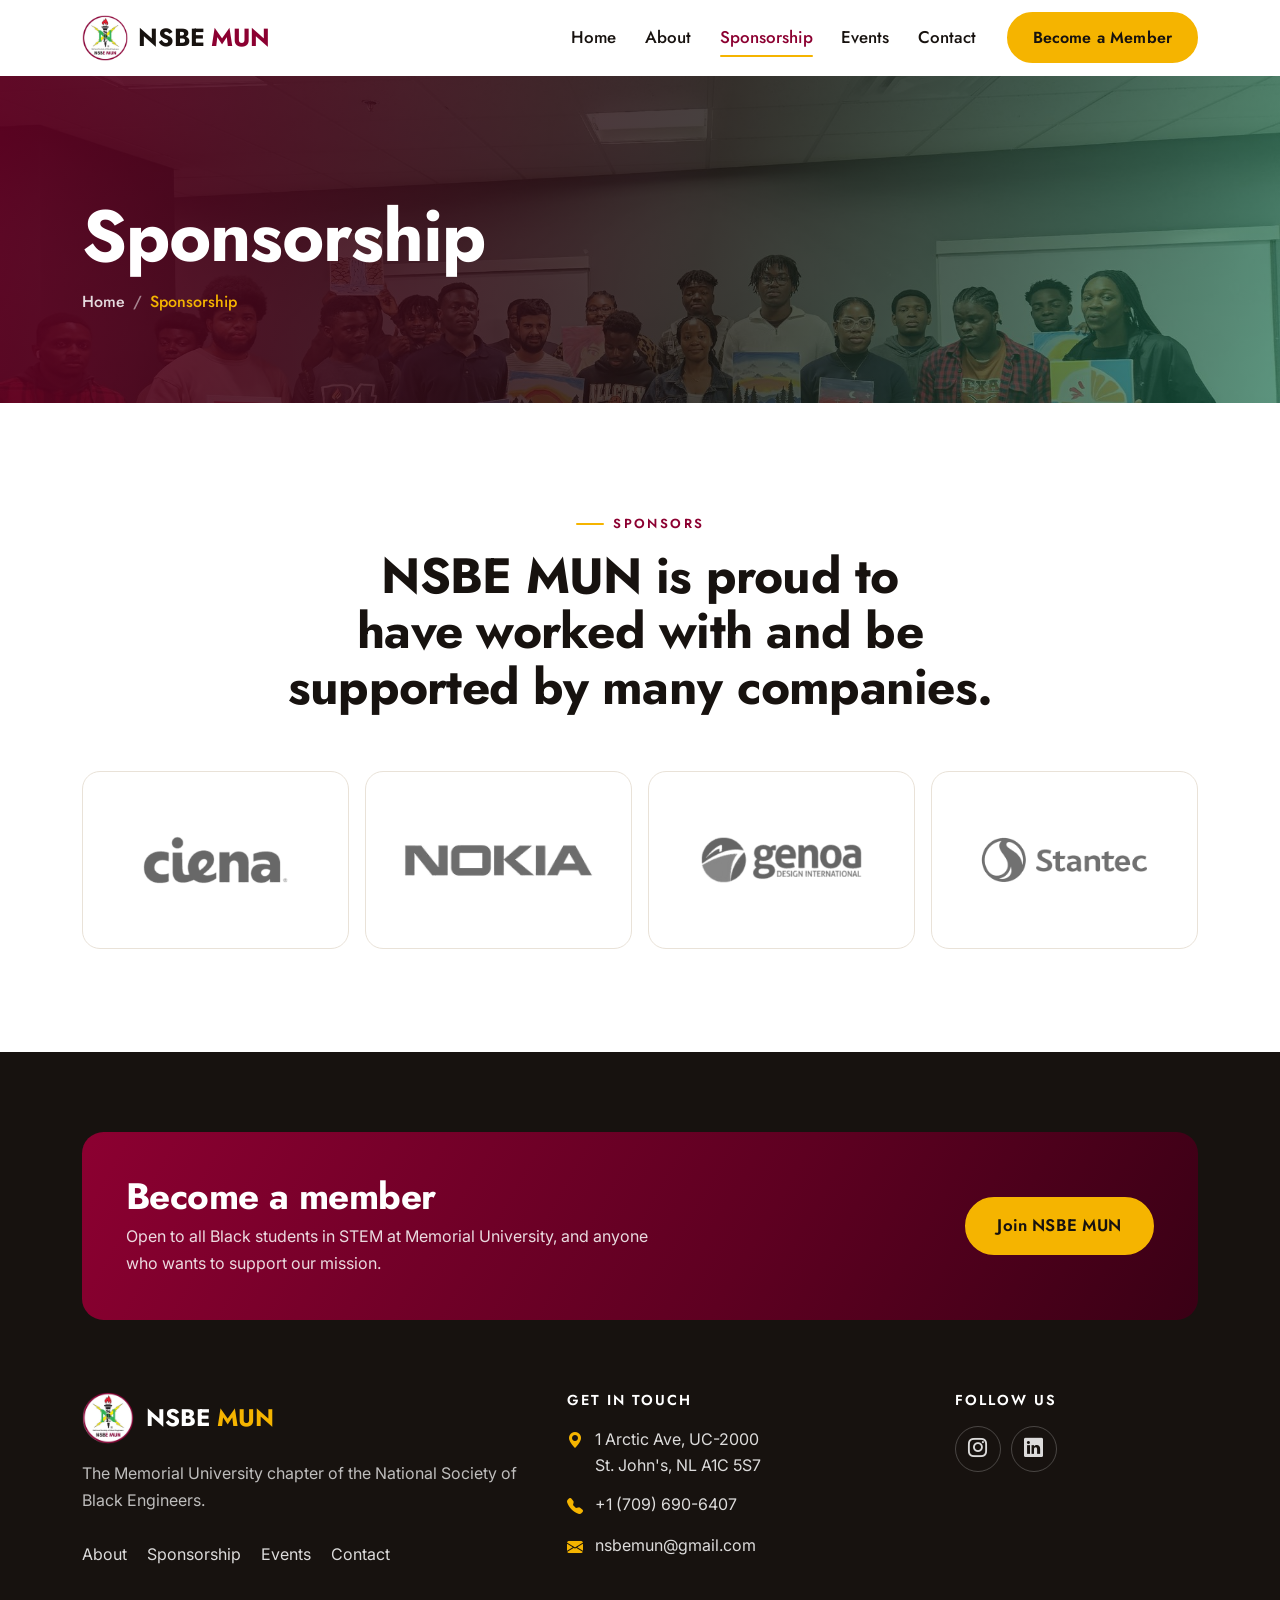
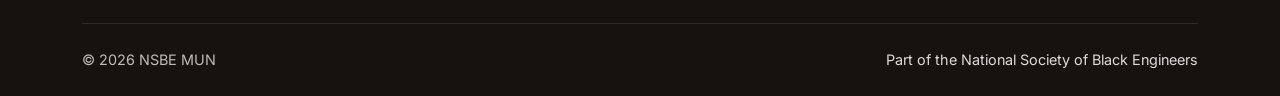
<file: sponsorship.html>
<!DOCTYPE html>
<html lang="en">

<head>
    <meta charset="utf-8">
    <title>Sponsorship | NSBE MUN</title>
    <meta content="width=device-width, initial-scale=1.0" name="viewport">
    <meta name="description" content="Partner with NSBE MUN to connect with Black students in STEM at Memorial University through sponsorship and recruitment.">
    <link rel="canonical" href="https://nsbe-mun.ca/sponsorship.html">

    <!-- Link previews (Discord, Slack, iMessage, WhatsApp, LinkedIn) -->
    <meta property="og:type" content="website">
    <meta property="og:site_name" content="NSBE MUN">
    <meta property="og:title" content="Sponsorship | NSBE MUN">
    <meta property="og:description" content="Partner with NSBE MUN to connect with Black students in STEM at Memorial University through sponsorship and recruitment.">
    <meta property="og:url" content="https://nsbe-mun.ca/sponsorship.html">
    <meta property="og:image" content="https://nsbe-mun.ca/img/og-preview.jpg">
    <meta property="og:image:width" content="1200">
    <meta property="og:image:height" content="630">
    <meta property="og:image:alt" content="Members of NSBE MUN together at a chapter paint night, holding the canvases they painted">
    <meta name="twitter:card" content="summary_large_image">
    <meta name="twitter:title" content="Sponsorship | NSBE MUN">
    <meta name="twitter:description" content="Partner with NSBE MUN to connect with Black students in STEM at Memorial University through sponsorship and recruitment.">
    <meta name="twitter:image" content="https://nsbe-mun.ca/img/og-preview.jpg">

    <!-- Favicon -->
    <link href="img/logo.ico" rel="icon">

    <!-- Google Web Fonts -->
    <link rel="preconnect" href="https://fonts.googleapis.com">
    <link rel="preconnect" href="https://fonts.gstatic.com" crossorigin>
    <link href="https://fonts.googleapis.com/css2?family=Inter:wght@400;500;600&family=Jost:wght@500;600;700&display=swap" rel="stylesheet">

    <!-- Icon Font Stylesheet -->
    <link href="https://cdn.jsdelivr.net/npm/bootstrap-icons@1.11.3/font/bootstrap-icons.min.css" rel="stylesheet">

    <!-- Customized Bootstrap Stylesheet -->
    <link href="css/bootstrap.min.css" rel="stylesheet">

    <!-- Site Stylesheet -->
    <link href="css/style.css" rel="stylesheet">
</head>

<body>
    <!-- Navbar Start -->
    <nav class="navbar navbar-expand-lg navbar-light site-nav" aria-label="Main">
        <div class="container">
            <a href="index.html" class="navbar-brand">
                <img src="img/logo-mark.png" alt="" width="46" height="46">
                <span class="brand-word">NSBE <span>MUN</span></span>
            </a>
            <button class="navbar-toggler" type="button" data-bs-toggle="collapse" data-bs-target="#navbarCollapse" aria-controls="navbarCollapse" aria-expanded="false" aria-label="Toggle navigation">
                <span class="navbar-toggler-icon"></span>
            </button>
            <div class="collapse navbar-collapse" id="navbarCollapse">
                <div class="navbar-nav ms-auto align-items-lg-center">
                    <a href="index.html" class="nav-link">Home</a>
                    <a href="about.html" class="nav-link">About</a>
                    <a href="sponsorship.html" class="nav-link active" aria-current="page">Sponsorship</a>
                    <a href="events.html" class="nav-link">Events</a>
                    <a href="contact.html" class="nav-link">Contact</a>
                    <a href="https://forms.gle/wEo2dqnto6dJDqBY9" class="btn btn-gold nav-cta" target="_blank" rel="noopener">Become a Member</a>
                </div>
            </div>
        </div>
    </nav>
    <!-- Navbar End -->


    <main>
        <!-- Hero Start -->
        <header class="page-hero">
            <div class="container">
                <h1>Sponsorship</h1>
                <nav class="crumbs" aria-label="Breadcrumb">
                    <ol>
                        <li><a href="index.html">Home</a></li>
                        <li><span aria-current="page">Sponsorship</span></li>
                    </ol>
                </nav>
            </div>
        </header>
        <!-- Hero End -->


        <!-- Sponsors Start -->
        <section class="section">
            <div class="container">
                <div class="section-head reveal">
                    <p class="eyebrow">Sponsors</p>
                    <h2 class="section-title">NSBE MUN is proud to have worked with and be supported by many companies.</h2>
                </div>
                <!-- To add a sponsor: put a logo in img/sponsors/ and copy one of the tiles below. -->
                <div class="logo-wall reveal">
                    <a class="logo-tile" href="https://www.ciena.com/" target="_blank" rel="noopener"><img src="img/sponsors/ciena.png" alt="Ciena" width="480" height="190" loading="lazy" decoding="async"></a>
                    <a class="logo-tile" href="https://www.nokia.com/" target="_blank" rel="noopener"><img src="img/sponsors/nokia.png" alt="Nokia" width="480" height="121" loading="lazy" decoding="async"></a>
                    <a class="logo-tile" href="https://genoadesign.com/" target="_blank" rel="noopener"><img src="img/sponsors/genoa.png" alt="Genoa Design International" width="480" height="171" loading="lazy" decoding="async"></a>
                    <a class="logo-tile" href="https://www.stantec.com/en" target="_blank" rel="noopener"><img src="img/sponsors/stantec.png" alt="Stantec" width="480" height="166" loading="lazy" decoding="async"></a>
                </div>
            </div>
        </section>
        <!-- Sponsors End -->
    </main>


    <!-- Footer Start -->
    <footer class="site-footer">
        <div class="container">
            <div class="footer-cta">
                <div>
                    <h2>Become a member</h2>
                    <p>Open to all Black students in STEM at Memorial University, and anyone who wants to support our mission.</p>
                </div>
                <a class="btn btn-gold btn-lg" href="https://forms.gle/wEo2dqnto6dJDqBY9" target="_blank" rel="noopener">Join NSBE MUN</a>
            </div>
            <div class="row g-4 g-lg-5">
                <div class="col-lg-5">
                    <a href="index.html" class="footer-brand">
                        <img src="img/logo-mark.png" alt="" width="52" height="52" loading="lazy">
                        <span>NSBE <span>MUN</span></span>
                    </a>
                    <p class="mb-0">The Memorial University chapter of the National Society of Black Engineers.</p>
                    <ul class="footer-links">
                        <li><a href="about.html">About</a></li>
                        <li><a href="sponsorship.html">Sponsorship</a></li>
                        <li><a href="events.html">Events</a></li>
                        <li><a href="contact.html">Contact</a></li>
                    </ul>
                </div>
                <div class="col-sm-7 col-lg-4">
                    <h3>Get in touch</h3>
                    <ul class="footer-list">
                        <li><i class="bi bi-geo-alt-fill" aria-hidden="true"></i><a href="https://www.google.com/maps/search/?api=1&amp;query=1+Arctic+Ave%2C+St.+John%27s%2C+NL+A1C+5S7" target="_blank" rel="noopener">1 Arctic Ave, UC-2000<br>St. John's, NL A1C 5S7</a></li>
                        <li><i class="bi bi-telephone-fill" aria-hidden="true"></i><a href="tel:+17096906407">+1 (709) 690-6407</a></li>
                        <li><i class="bi bi-envelope-fill" aria-hidden="true"></i><a href="mailto:nsbemun@gmail.com">nsbemun@gmail.com</a></li>
                    </ul>
                </div>
                <div class="col-sm-5 col-lg-3">
                    <h3>Follow us</h3>
                    <div class="social">
                        <a href="https://www.instagram.com/nsbe.mun/" target="_blank" rel="noopener" aria-label="NSBE MUN on Instagram"><i class="bi bi-instagram" aria-hidden="true"></i></a>
                        <a href="https://www.linkedin.com/in/national-society-of-black-engineers-memorial-university-student-chapter-7ba670273/" target="_blank" rel="noopener" aria-label="NSBE MUN on LinkedIn"><i class="bi bi-linkedin" aria-hidden="true"></i></a>
                    </div>
                </div>
            </div>
            <div class="footer-bottom">
                <span>&copy; <span data-year>2026</span> NSBE MUN</span>
                <a href="https://nsbe.org" target="_blank" rel="noopener">Part of the National Society of Black Engineers</a>
            </div>
        </div>
    </footer>
    <!-- Footer End -->


    <!-- Back to Top -->
    <a href="#" class="back-to-top" aria-label="Back to top"><i class="bi bi-arrow-up" aria-hidden="true"></i></a>


    <!-- JavaScript Libraries -->
    <script src="https://cdn.jsdelivr.net/npm/bootstrap@5.0.0/dist/js/bootstrap.bundle.min.js"></script>

    <!-- Site Javascript -->
    <script src="js/main.js"></script>
</body>

</html>
</file>
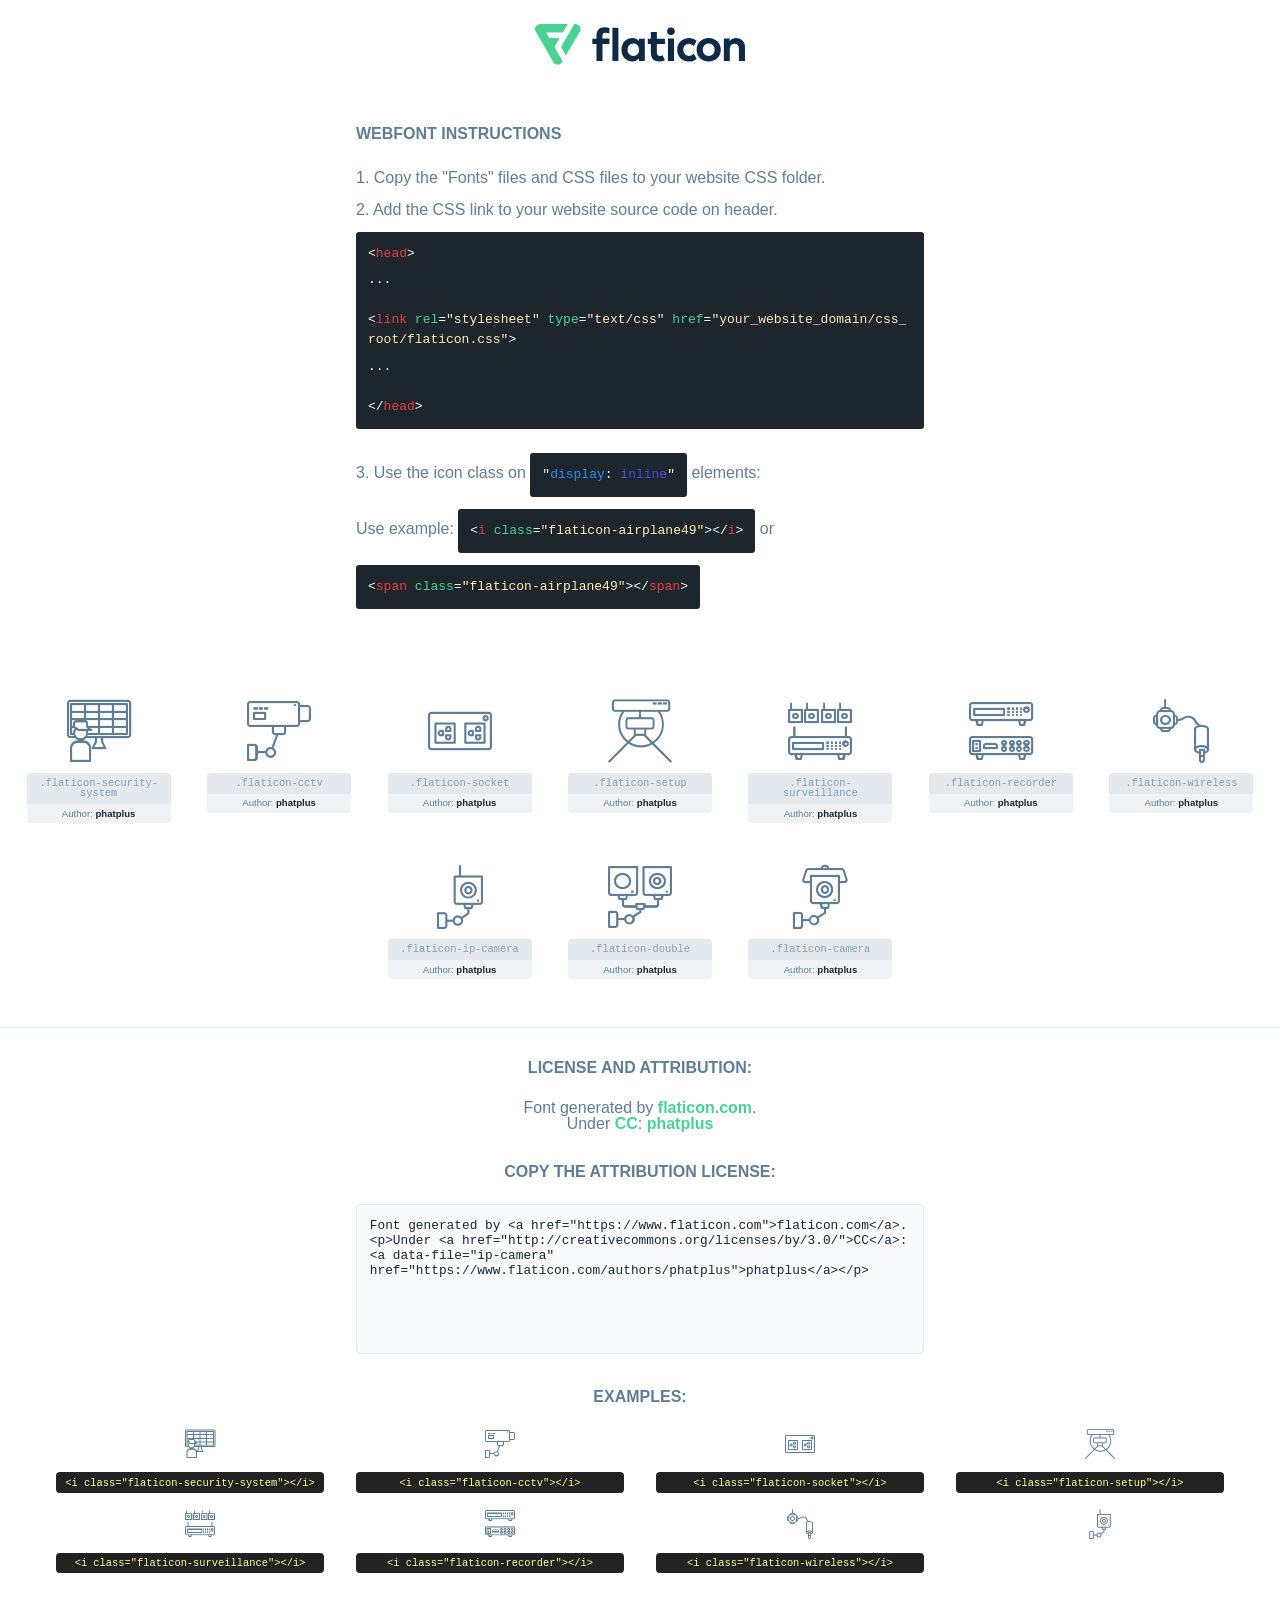
<file: lib/flaticon/font/flaticon.html>
<!DOCTYPE html>
<html lang="en">
<head>
    <title>Flaticon Webfont</title>
    <link rel="stylesheet" type="text/css" href="flaticon.css"/>
    <meta charset="UTF-8">
    <style>
        html, body, div, span, applet, object, iframe,
        h1, h2, h3, h4, h5, h6, p, blockquote, pre,
        a, abbr, acronym, address, big, cite, code,
        del, dfn, em, img, ins, kbd, q, s, samp,
        small, strike, strong, sub, sup, tt, var,
        b, u, i, center,
        dl, dt, dd, ol, ul, li,
        fieldset, form, label, legend,
        table, caption, tbody, tfoot, thead, tr, th, td,
        article, aside, canvas, details, embed,
        figure, figcaption, footer, header, hgroup,
        menu, nav, output, ruby, section, summary,
        time, mark, audio, video {
            margin: 0;
            padding: 0;
            border: 0;
            font-size: 100%;
            font: inherit;
            vertical-align: baseline;
        }

        /* HTML5 display-role reset for older browsers */
        article, aside, details, figcaption, figure,
        footer, header, hgroup, menu, nav, section {
            display: block;
        }

        body {
            line-height: 1;
        }

        ol, ul {
            list-style: none;
        }

        blockquote, q {
            quotes: none;
        }

        blockquote:before, blockquote:after,
        q:before, q:after {
            content: '';
            content: none;
        }

        table {
            border-collapse: collapse;
            border-spacing: 0;
        }

        body {
            font-family: Helvetica, Arial, sans-serif;
            font-size: 16px;
            color: #5f7d95;
        }

        a {
            color: #4AD295;
            font-weight: bold;
            text-decoration: none;
        }

        * {
            -moz-box-sizing: border-box;
            -webkit-box-sizing: border-box;
            box-sizing: border-box;
            margin: 0;
            padding: 0;
        }

        [class^="flaticon-"]:before, [class*=" flaticon-"]:before, [class^="flaticon-"]:after, [class*=" flaticon-"]:after {
            font-family: Flaticon;
            font-size: 30px;
            font-style: normal;
            margin-left: 20px;
            color: #333;
        }

        .wrapper {
            max-width: 600px;
            margin: auto;
            padding: 0 1em;
        }

        .title {
            margin-bottom: 24px;
            text-transform: uppercase;
            font-weight: bold;
        }

        header {
            text-align: center;
            padding: 24px;
        }

        header .logo {
            width: 210px;
            height: auto;
            border: none;
            display: inline-block;
        }

        header strong {
            font-size: 28px;
            font-weight: 500;
            vertical-align: middle;
        }

        .demo {
            margin: 2em auto;
            line-height: 1.25em;
        }

        .demo ul li {
            margin-bottom: 12px;
        }

        .demo ul li code {
            background-color: #1D262D;
            border-radius: 3px;
            padding: 12px;
            display: inline-block;
            color: #fff;
            font-family: Consolas, Monaco, Lucida Console, Liberation Mono, DejaVu Sans Mono, Bitstream Vera Sans Mono, Courier New, monospace;
            font-weight: lighter;
            margin-top: 12px;
            font-size: 13px;
            word-break: break-all;
        }

        .demo ul li code .red {
            color: #EC3A3B;
        }

        .demo ul li code .green {
            color: #4AD295;
        }

        .demo ul li code .yellow {
            color: #FFEEB6;
        }

        .demo ul li code .blue {
            color: #2C8CF4;
        }

        .demo ul li code .purple {
            color: #4949E7;
        }

        .demo ul li code .dots {
            margin-top: 0.5em;
            display: block;
        }

        #glyphs {
            border-bottom: 1px solid #E3E9ED;
            padding: 2em 0;
            text-align: center;
        }

        .glyph {
            display: inline-block;
            width: 9em;
            margin: 1em;
            text-align: center;
            vertical-align: top;
            background: #FFF;
        }

        .glyph .flaticon {
            padding: 10px;
            display: block;
            font-family: "Flaticon";
            font-size: 64px;
            line-height: 1;
        }

        .glyph .flaticon:before {
            font-size: 64px;
            color: #5f7d95;
            margin-left: 0;
        }

        .class-name {
            font-size: 0.65em;
            background-color: #E3E9ED;
            color: #869FB2;
            border-radius: 4px 4px 0 0;
            padding: 0.5em;
            font-family: Consolas, Monaco, Lucida Console, Liberation Mono, DejaVu Sans Mono, Bitstream Vera Sans Mono, Courier New, monospace;
        }

        .author-name {
            font-size: 0.6em;
            background-color: #EFF3F6;
            border-top: 0;
            border-radius: 0 0 4px 4px;
            padding: 0.5em;
        }

        .author-name a {
            color: #1D262D;
        }

        .class-name:last-child {
            font-size: 10px;
            color: #888;
        }

        .class-name:last-child a {
            font-size: 10px;
            color: #555;
        }

        .glyph > input {
            display: block;
            width: 100px;
            margin: 5px auto;
            text-align: center;
            font-size: 12px;
            cursor: text;
        }

        .glyph > input.icon-input {
            font-family: "Flaticon";
            font-size: 16px;
            margin-bottom: 10px;
        }

        .attribution .title {
            margin-top: 2em;
        }

        .attribution textarea {
            background-color: #F8FAFB;
            color: #1D262D;
            padding: 1em;
            border: none;
            box-shadow: none;
            border: 1px solid #E3E9ED;
            border-radius: 4px;
            resize: none;
            width: 100%;
            height: 150px;
            font-size: 0.8em;
            font-family: Consolas, Monaco, Lucida Console, Liberation Mono, DejaVu Sans Mono, Bitstream Vera Sans Mono, Courier New, monospace;
            -webkit-appearance: none;
        }

        .attribution textarea:hover {
            border-color: #CFD9E0;
        }

        .attribution textarea:focus {
            border-color: #4AD295;
        }

        .iconsuse {
            margin: 2em auto;
            text-align: center;
            max-width: 1200px;
        }

        .iconsuse:after {
            content: '';
            display: table;
            clear: both;
        }

        .iconsuse .image {
            float: left;
            width: 25%;
            padding: 0 1em;
        }

        .iconsuse .image p {
            margin-bottom: 1em;
        }

        .iconsuse .image span {
            display: block;
            font-size: 0.65em;
            background-color: #222;
            color: #fff;
            border-radius: 4px;
            padding: 0.5em;
            color: #FFFF99;
            margin-top: 1em;
            font-family: Consolas, Monaco, Lucida Console, Liberation Mono, DejaVu Sans Mono, Bitstream Vera Sans Mono, Courier New, monospace;
        }

        .flaticon:before {
            color: #5f7d95;
        }

        #footer {
            text-align: center;
            background-color: #1D262D;
            color: #869FB2;
            padding: 12px;
            font-size: 14px;
        }

        #footer a {
            font-weight: normal;
        }

        @media (max-width: 960px) {
            .iconsuse .image {
                width: 50%;
            }
        }

        .preview {
            width: 100px;
            display: inline-block;
            margin: 10px;
        }

        .preview .inner {
            display: inline-block;
            width: 100%;
            text-align: center;
            background: #f5f5f5;
            -webkit-border-radius: 3px 3px 0 0;
            -moz-border-radius: 3px 3px 0 0;
            border-radius: 3px 3px 0 0;
        }

        .preview .inner  {
            line-height: 85px;
            font-size: 40px;
            color: #333;
        }

        .label {
            display: inline-block;
            width: 100%;
            box-sizing: border-box;
            padding: 5px;
            font-size: 10px;
            font-family: Monaco, monospace;
            color: #666;
            white-space: nowrap;
            overflow: hidden;
            text-overflow: ellipsis;
            background: #ddd;
            -webkit-border-radius: 0 0 3px 3px;
            -moz-border-radius: 0 0 3px 3px;
            border-radius: 0 0 3px 3px;
            color: #666;
        }
    </style>
</head>
<body>
    <header>
        <a href="https://www.flaticon.com/" target="_blank" class="logo">
            <svg xmlns="http://www.w3.org/2000/svg" viewBox="0 0 394.3 76.5">
                <path d="M156.6,69.4H145.3V7.1h11.3Z" style="fill:#0e2a47"/>
                <path d="M206.2,69.4h-11V64.8a15.4,15.4,0,0,1-12.6,5.7c-11.6,0-20.3-9.5-20.3-22.1s8.8-22.1,20.3-22.1a15.4,15.4,0,0,1,12.6,5.8V27.5h11Zm-32.4-21c0,6.4,4.2,11.6,10.8,11.6s10.8-4.9,10.8-11.6-4.4-11.6-10.8-11.6S173.9,42,173.9,48.4Z"
                      style="fill:#0e2a47"/>
                <path d="M262.5,13.7a7.2,7.2,0,0,1-14.4,0,7.2,7.2,0,1,1,14.4,0ZM261,69.4H249.6v-42H261Z"
                      style="fill:#0e2a47"/>
                <path id="_Trazado_" data-name="&lt;Trazado&gt;"
                      d="M139.6,17.8a16.6,16.6,0,0,0-8-1.4c-3.2.4-4.9,2-4.9,5.9v5.1h13V37.5h-13v32H115.4v-32h-7.8v-10h7.8V22.2c0-9.9,5.2-16.3,15-16.3a23.4,23.4,0,0,1,9.3,1.8Z"
                      style="fill:#0e2a47"/>
                <path d="M235.1,60c-3.5,0-6.3-1.9-6.3-7.1V37.5H244v-10H228.8V15H217.5V27.5h-5.7v10h5.7V53.7c0,10.9,5.3,16.8,15.7,16.8A22.9,22.9,0,0,0,244,68l-4.3-9.1A12.3,12.3,0,0,1,235.1,60Z"
                      style="fill:#0e2a47"/>
                <path d="M348.9,48.4c0,12.6-9.7,22.1-22.7,22.1s-22.7-9.4-22.7-22.1,9.6-22.1,22.7-22.1S348.9,35.8,348.9,48.4Zm-33.9,0c0,6.8,4.8,11.6,11.1,11.6s11.2-4.8,11.2-11.6-4.8-11.6-11.2-11.6S315.1,41.6,315.1,48.4Z"
                      style="fill:#0e2a47"/>
                <path d="M394.3,42.7V69.4H382.9V46.3c0-6.1-3-9.4-8.2-9.4s-8.9,3.2-8.9,9.5v23H354.6v-42h11v4.9c3-4.5,7.6-6.1,12.3-6.1C387.5,26.3,394.3,33,394.3,42.7Z"
                      style="fill:#0e2a47"/>
                <path d="M298,55.7h0a12.4,12.4,0,0,1-8.2,4.2h-.9l-1.8-.2a10,10,0,0,1-7.4-5.6,13.2,13.2,0,0,1-1.2-5.8,13,13,0,0,1,1.3-5.9,10.1,10.1,0,0,1,7.5-5.5h2.4a11.7,11.7,0,0,1,8.3,4.2l5.5-9.6a19.9,19.9,0,0,0-8.1-4.3,23.4,23.4,0,0,0-6.1-.8,25.2,25.2,0,0,0-7.5,1.1,20.9,20.9,0,0,0-8,4.6,21.9,21.9,0,0,0-6.8,16.4,21.9,21.9,0,0,0,6.7,16.3,20.9,20.9,0,0,0,8,4.6,25.2,25.2,0,0,0,7.7,1.2,23.6,23.6,0,0,0,6.2-.8,20,20,0,0,0,8.1-4.4Z"
                      style="fill:#0e2a47"/>
                <path d="M46.3,26.5H26.9L20.8,16H52.4L61.6,0H9.4A9.3,9.3,0,0,0,1.3,4.7a9.3,9.3,0,0,0,0,9.4L34.6,71.8a9.4,9.4,0,0,0,16.2,0l1.1-1.9L36.6,43.3Z"
                      style="fill:#4ad295"/>
                <path d="M84.2,4.7A9.3,9.3,0,0,0,76.1,0H73.8l-25,43.3,9.2,16L84.2,14A9.3,9.3,0,0,0,84.2,4.7Z"
                      style="fill:#4ad295"/>
            </svg>
        </a>
    </header>
    <section class="demo wrapper">

        <p class="title">Webfont Instructions</p>

        <ul>
            <li>
                <span class="num">1. </span>Copy the "Fonts" files and CSS files to your website CSS folder.
            </li>
            <li>
                <span class="num">2. </span>Add the CSS link to your website source code on header.
                <code class="big">
                    &lt;<span class="red">head</span>&gt;
                    <br/><span class="dots">...</span>
                    <br/>&lt;<span class="red">link</span> <span class="green">rel</span>=<span
                        class="yellow">"stylesheet"</span> <span class="green">type</span>=<span
                        class="yellow">"text/css"</span> <span class="green">href</span>=<span class="yellow">"your_website_domain/css_root/flaticon.css"</span>&gt;
                    <br/><span class="dots">...</span>
                    <br/>&lt;/<span class="red">head</span>&gt;
                </code>
            </li>

            <li>
                <p>
                    <span class="num">3. </span>Use the icon class on <code>"<span class="blue">display</span>:<span
                        class="purple"> inline</span>"</code> elements:
                    <br/>
                    Use example: <code>&lt;<span class="red">i</span> <span class="green">class</span>=<span class="yellow">&quot;flaticon-airplane49&quot;</span>&gt;&lt;/<span
                        class="red">i</span>&gt;</code> or <code>&lt;<span class="red">span</span> <span
                        class="green">class</span>=<span class="yellow">&quot;flaticon-airplane49&quot;</span>&gt;&lt;/<span
                        class="red">span</span>&gt;</code>
            </li>
        </ul>

    </section>
    <section id="glyphs">
            <div class="glyph">
                <i class="flaticon flaticon-security-system"></i>
                <div class="class-name">.flaticon-security-system</div>
                <div class="author-name">Author: <a data-file="security-system" href="https://www.flaticon.com/authors/phatplus">phatplus</a> </div>
            </div>

            <div class="glyph">
                <i class="flaticon flaticon-cctv"></i>
                <div class="class-name">.flaticon-cctv</div>
                <div class="author-name">Author: <a data-file="cctv" href="https://www.flaticon.com/authors/phatplus">phatplus</a> </div>
            </div>

            <div class="glyph">
                <i class="flaticon flaticon-socket"></i>
                <div class="class-name">.flaticon-socket</div>
                <div class="author-name">Author: <a data-file="socket" href="https://www.flaticon.com/authors/phatplus">phatplus</a> </div>
            </div>

            <div class="glyph">
                <i class="flaticon flaticon-setup"></i>
                <div class="class-name">.flaticon-setup</div>
                <div class="author-name">Author: <a data-file="setup" href="https://www.flaticon.com/authors/phatplus">phatplus</a> </div>
            </div>

            <div class="glyph">
                <i class="flaticon flaticon-surveillance"></i>
                <div class="class-name">.flaticon-surveillance</div>
                <div class="author-name">Author: <a data-file="surveillance" href="https://www.flaticon.com/authors/phatplus">phatplus</a> </div>
            </div>

            <div class="glyph">
                <i class="flaticon flaticon-recorder"></i>
                <div class="class-name">.flaticon-recorder</div>
                <div class="author-name">Author: <a data-file="recorder" href="https://www.flaticon.com/authors/phatplus">phatplus</a> </div>
            </div>

            <div class="glyph">
                <i class="flaticon flaticon-wireless"></i>
                <div class="class-name">.flaticon-wireless</div>
                <div class="author-name">Author: <a data-file="wireless" href="https://www.flaticon.com/authors/phatplus">phatplus</a> </div>
            </div>

            <div class="glyph">
                <i class="flaticon flaticon-ip-camera"></i>
                <div class="class-name">.flaticon-ip-camera</div>
                <div class="author-name">Author: <a data-file="ip-camera" href="https://www.flaticon.com/authors/phatplus">phatplus</a> </div>
            </div>

            <div class="glyph">
                <i class="flaticon flaticon-double"></i>
                <div class="class-name">.flaticon-double</div>
                <div class="author-name">Author: <a data-file="double" href="https://www.flaticon.com/authors/phatplus">phatplus</a> </div>
            </div>

            <div class="glyph">
                <i class="flaticon flaticon-camera"></i>
                <div class="class-name">.flaticon-camera</div>
                <div class="author-name">Author: <a data-file="camera" href="https://www.flaticon.com/authors/phatplus">phatplus</a> </div>
            </div>

    </section>

    <section class="attribution wrapper"   style="text-align:center;">

        <div class="title">License and attribution:</div><div class="attrDiv">Font generated by <a href="https://www.flaticon.com">flaticon.com</a>. <div><p>Under <a href="http://creativecommons.org/licenses/by/3.0/">CC</a>: <a data-file="ip-camera" href="https://www.flaticon.com/authors/phatplus">phatplus</a></p>  </div>
        </div>
        <div class="title">Copy the Attribution License:</div>

        <textarea onclick="this.focus();this.select();">Font generated by &lt;a href=&quot;https://www.flaticon.com&quot;&gt;flaticon.com&lt;/a&gt;. <p>Under <a href="http://creativecommons.org/licenses/by/3.0/">CC</a>: <a data-file="ip-camera" href="https://www.flaticon.com/authors/phatplus">phatplus</a></p> 
        </textarea>

    </section>

    <section class="iconsuse">

        <div class="title">Examples:</div>
            <div class="image">
                <p>
                    <i class="flaticon flaticon-security-system"></i>
                    <span>&lt;i class=&quot;flaticon-security-system&quot;&gt;&lt;/i&gt;</span>
                </p>
            </div>
            <div class="image">
                <p>
                    <i class="flaticon flaticon-cctv"></i>
                    <span>&lt;i class=&quot;flaticon-cctv&quot;&gt;&lt;/i&gt;</span>
                </p>
            </div>
            <div class="image">
                <p>
                    <i class="flaticon flaticon-socket"></i>
                    <span>&lt;i class=&quot;flaticon-socket&quot;&gt;&lt;/i&gt;</span>
                </p>
            </div>
            <div class="image">
                <p>
                    <i class="flaticon flaticon-setup"></i>
                    <span>&lt;i class=&quot;flaticon-setup&quot;&gt;&lt;/i&gt;</span>
                </p>
            </div>
            <div class="image">
                <p>
                    <i class="flaticon flaticon-surveillance"></i>
                    <span>&lt;i class=&quot;flaticon-surveillance&quot;&gt;&lt;/i&gt;</span>
                </p>
            </div>
            <div class="image">
                <p>
                    <i class="flaticon flaticon-recorder"></i>
                    <span>&lt;i class=&quot;flaticon-recorder&quot;&gt;&lt;/i&gt;</span>
                </p>
            </div>
            <div class="image">
                <p>
                    <i class="flaticon flaticon-wireless"></i>
                    <span>&lt;i class=&quot;flaticon-wireless&quot;&gt;&lt;/i&gt;</span>
                </p>
            </div>
            <div class="image">
                <p>
                    <i class="flaticon flaticon-ip-camera"></i>
</file>
<file: lib/flaticon/font/flaticon.css>
@font-face {
    font-family: "flaticon";
    src: url("./flaticon.ttf?7ecca773380623aac2649a7edcc0a3f2") format("truetype"),
url("./flaticon.woff?7ecca773380623aac2649a7edcc0a3f2") format("woff"),
url("./flaticon.woff2?7ecca773380623aac2649a7edcc0a3f2") format("woff2"),
url("./flaticon.eot?7ecca773380623aac2649a7edcc0a3f2#iefix") format("embedded-opentype"),
url("./flaticon.svg?7ecca773380623aac2649a7edcc0a3f2#flaticon") format("svg");
}

i[class^="flaticon-"]:before, i[class*=" flaticon-"]:before {
    font-family: flaticon !important;
    font-style: normal;
    font-weight: normal !important;
    font-variant: normal;
    text-transform: none;
    line-height: 1;
    -webkit-font-smoothing: antialiased;
    -moz-osx-font-smoothing: grayscale;
}

.flaticon-security-system:before {
    content: "\f101";
}
.flaticon-cctv:before {
    content: "\f102";
}
.flaticon-socket:before {
    content: "\f103";
}
.flaticon-setup:before {
    content: "\f104";
}
.flaticon-surveillance:before {
    content: "\f105";
}
.flaticon-recorder:before {
    content: "\f106";
}
.flaticon-wireless:before {
    content: "\f107";
}
.flaticon-ip-camera:before {
    content: "\f108";
}
.flaticon-double:before {
    content: "\f109";
}
.flaticon-camera:before {
    content: "\f10a";
}
</file>
<file: css/style.css>
/********** NSBE MUN site styles **********/
/* Loaded after css/bootstrap.min.css (Bootstrap 5.0). Plain CSS, no build step. */

/*** Brand tokens: maroon, green and gold are sampled from the chapter logo (img/logo-mark.png) ***/
:root {
    --ink: #17120f;
    --ink-soft: #4d4541;
    --muted: #6b625d;
    --line: #e9e2d8;
    --surface: #ffffff;
    --cream: #fbf7f0;
    --sand: #f4ecdf;
    --gold: #f5b400;
    --gold-bright: #ffc629;
    --gold-soft: #fff3cc;
    --green: #13704f;
    --green-deep: #0c4f38;
    --maroon: #8c0031;
    --maroon-deep: #5e0021;

    --radius: 18px;
    --radius-sm: 10px;
    --shadow-sm: 0 1px 2px rgb(23 18 15 / .06), 0 2px 8px rgb(23 18 15 / .05);
    --shadow: 0 14px 34px -14px rgb(23 18 15 / .24);
    --shadow-lg: 0 28px 60px -24px rgb(23 18 15 / .38);

    --font-display: 'Jost', system-ui, sans-serif;
    --font-body: 'Inter', system-ui, -apple-system, 'Segoe UI', Roboto, sans-serif;
    --nav-h: 76px;
    --ease: cubic-bezier(.2, .7, .2, 1);
}


/*** Base ***/
body {
    font-family: var(--font-body);
    font-size: 1rem;
    line-height: 1.65;
    color: var(--ink-soft);
    background: var(--surface);
    -webkit-font-smoothing: antialiased;
    text-rendering: optimizeLegibility;
}

h1, h2, h3, h4, h5, h6 {
    font-family: var(--font-display);
    font-weight: 700;
    line-height: 1.12;
    letter-spacing: -.015em;
    color: var(--ink);
    text-wrap: balance;
}

p, li {
    text-wrap: pretty;
}

a {
    color: var(--green);
    text-underline-offset: .2em;
}

a:hover {
    color: var(--green-deep);
}

img {
    max-width: 100%;
    height: auto;
}

:focus-visible {
    outline: 3px solid var(--gold);
    outline-offset: 3px;
    border-radius: 4px;
}

[id] {
    scroll-margin-top: calc(var(--nav-h) + 16px);
}


/*** Buttons ***/
.btn {
    font-family: var(--font-display);
    font-weight: 600;
    letter-spacing: .01em;
    border-radius: 999px;
    padding: .72rem 1.5rem;
    border-width: 2px;
    transition: transform .25s var(--ease), background-color .25s, border-color .25s, color .25s, box-shadow .25s;
}

.btn-lg {
    padding: .9rem 1.9rem;
    font-size: 1.05rem;
}

.btn:active {
    transform: translateY(1px);
}

.btn-gold {
    background: var(--gold);
    border-color: var(--gold);
    color: var(--ink);
}

.btn-gold:hover,
.btn-gold:focus-visible {
    background: var(--gold-bright);
    border-color: var(--gold-bright);
    color: var(--ink);
    transform: translateY(-2px);
    box-shadow: 0 12px 26px -12px rgb(245 180 0 / .9);
}

.btn-gold:disabled {
    background: var(--gold-soft);
    border-color: var(--gold-soft);
    color: var(--ink-soft);
    opacity: 1;
}

.btn-ghost-light {
    color: #fff;
    border-color: rgb(255 255 255 / .7);
    background: rgb(255 255 255 / .06);
    -webkit-backdrop-filter: blur(6px);
    backdrop-filter: blur(6px);
}

.btn-ghost-light:hover,
.btn-ghost-light:focus-visible {
    color: var(--ink);
    background: #fff;
    border-color: #fff;
    transform: translateY(-2px);
}

.btn-ghost {
    color: var(--ink);
    border-color: var(--line);
    background: #fff;
}

.btn-ghost:hover,
.btn-ghost:focus-visible {
    color: var(--ink);
    border-color: var(--ink);
    transform: translateY(-2px);
}

.link-arrow {
    display: inline-flex;
    align-items: center;
    gap: .45rem;
    font-family: var(--font-display);
    font-weight: 600;
    color: var(--maroon);
    text-decoration: none;
}

.link-arrow i {
    transition: transform .25s var(--ease);
}

.link-arrow:hover {
    color: var(--maroon-deep);
}

.link-arrow:hover i {
    transform: translateX(4px);
}


/*** Navbar ***/
.site-nav {
    position: sticky;
    top: 0;
    z-index: 1030;
    min-height: var(--nav-h);
    padding: .6rem 0;
    background: rgb(255 255 255 / .88);
    -webkit-backdrop-filter: saturate(180%) blur(14px);
    backdrop-filter: saturate(180%) blur(14px);
    border-bottom: 1px solid transparent;
    transition: box-shadow .3s, border-color .3s;
    view-transition-name: site-nav;
}

.site-nav.is-scrolled {
    border-bottom-color: var(--line);
    box-shadow: 0 8px 24px -20px rgb(23 18 15 / .45);
}

.site-nav .navbar-brand {
    display: flex;
    align-items: center;
    gap: .65rem;
    font-family: var(--font-display);
    font-size: 1.55rem;
    font-weight: 700;
    letter-spacing: -.01em;
    color: var(--ink);
}

.site-nav .navbar-brand img {
    width: 46px;
    height: 46px;
}

.brand-word span {
    color: var(--maroon);
}

.site-nav .navbar-nav .nav-link {
    position: relative;
    padding: .55rem .9rem;
    font-family: var(--font-display);
    font-size: 1.06rem;
    font-weight: 500;
    color: var(--ink);
}

.site-nav .navbar-nav .nav-link:hover,
.site-nav .navbar-nav .nav-link.active {
    color: var(--maroon);
}

.site-nav .navbar-toggler {
    border: 0;
    padding: .5rem;
}

.site-nav .navbar-toggler:focus {
    box-shadow: none;
}

@media (min-width: 992px) {
    .site-nav .navbar-nav .nav-link::after {
        content: "";
        position: absolute;
        left: .9rem;
        right: .9rem;
        bottom: .2rem;
        height: 2px;
        border-radius: 2px;
        background: var(--gold);
        transform: scaleX(0);
        transform-origin: left;
        transition: transform .3s var(--ease);
    }

    .site-nav .navbar-nav .nav-link:hover::after,
    .site-nav .navbar-nav .nav-link.active::after {
        transform: scaleX(1);
    }

    .nav-cta {
        margin-left: 1rem;
    }
}

@media (max-width: 991.98px) {
    .site-nav .navbar-collapse {
        padding: .75rem 0 .5rem;
    }

    .site-nav .navbar-nav .nav-link {
        padding: .6rem 0;
    }

    .nav-cta {
        align-self: flex-start;
        margin-top: .75rem;
    }
}


/*** Sections ***/
.section {
    padding-block: clamp(4rem, 8vw, 7rem);
}

.section-alt {
    background: var(--cream);
}

.section-head {
    max-width: 760px;
    margin: 0 auto clamp(2.5rem, 5vw, 3.5rem);
    text-align: center;
}

.eyebrow {
    display: inline-flex;
    align-items: center;
    gap: .6rem;
    margin-bottom: .9rem;
    font-family: var(--font-display);
    font-size: .82rem;
    font-weight: 600;
    letter-spacing: .18em;
    text-transform: uppercase;
    color: var(--maroon);
}

.eyebrow::before {
    content: "";
    width: 28px;
    height: 2px;
    border-radius: 2px;
    background: var(--gold);
}

.eyebrow-light {
    color: var(--gold);
}

.eyebrow-light::before {
    background: currentColor;
}

.section-title {
    font-size: clamp(2rem, 1.3rem + 2.6vw, 3.1rem);
    margin-bottom: 1rem;
}

.lead-text {
    font-size: clamp(1.1rem, 1rem + .4vw, 1.3rem);
    line-height: 1.6;
    color: var(--ink-soft);
}

.lead-text a {
    font-weight: 600;
}


/*** Home hero carousel ***/
.hero {
    position: relative;
    isolation: isolate;
    height: min(88vh, 780px);
    min-height: 540px;
    overflow: hidden;
    color: #fff;
    background: var(--ink);
}

.hero-carousel,
.hero-carousel .carousel-inner,
.hero-carousel .carousel-item {
    height: 100%;
}

.hero-carousel .carousel-item {
    transition-duration: 1.1s;
}

.hero-carousel .carousel-item img {
    width: 100%;
    height: 100%;
    object-fit: cover;
}

.hero::after {
    content: "";
    position: absolute;
    inset: 0;
    z-index: 1;
    pointer-events: none;
    background:
        linear-gradient(90deg, rgb(23 18 15 / .88) 0%, rgb(23 18 15 / .6) 45%, rgb(23 18 15 / .15) 100%),
        linear-gradient(0deg, rgb(23 18 15 / .65) 0%, transparent 45%);
}

.hero-content {
    position: absolute;
    inset: 0;
    z-index: 2;
    display: flex;
    align-items: center;
    pointer-events: none;
}

.hero-content .container > * {
    pointer-events: auto;
}

.hero-title {
    margin-bottom: 2rem;
    font-size: clamp(2.5rem, 1.2rem + 5vw, 5.2rem);
    line-height: 1.02;
    letter-spacing: -.025em;
    color: #fff;
}

.hero-title span {
    display: block;
}

.hero-title span:nth-child(2) {
    color: var(--gold);
}

@media (max-width: 767.98px) {
    .hero::after {
        background: linear-gradient(0deg, rgb(23 18 15 / .85) 0%, rgb(23 18 15 / .6) 60%, rgb(23 18 15 / .45) 100%);
    }

    .hero .eyebrow {
        letter-spacing: .1em;
    }
}

.hero-actions {
    display: flex;
    flex-wrap: wrap;
    gap: .75rem;
}

/* Slideshow controls, shared by the home hero and the Events page */
.slide-controls {
    position: absolute;
    z-index: 3;
    right: clamp(1rem, 4vw, 3rem);
    bottom: clamp(1rem, 4vw, 2.5rem);
    display: flex;
    align-items: center;
    gap: .75rem;
}

.slide-controls .carousel-indicators {
    position: static;
    gap: .4rem;
    margin: 0;
}

.slide-controls .carousel-indicators [data-bs-target] {
    width: 28px;
    height: 4px;
    margin: 0;
    padding: 0;
    border: 0;
    border-top: 12px solid transparent;
    border-bottom: 12px solid transparent;
    border-radius: 4px;
    background-color: #fff;
    background-clip: padding-box;
    opacity: .5;
    transition: width .35s var(--ease), opacity .35s, background-color .35s;
}

.slide-controls .carousel-indicators .active {
    width: 52px;
    opacity: 1;
    background-color: var(--gold);
}

.slide-toggle {
    display: grid;
    place-items: center;
    width: 42px;
    height: 42px;
    border: 1px solid rgb(255 255 255 / .5);
    border-radius: 50%;
    color: #fff;
    background: rgb(23 18 15 / .35);
    -webkit-backdrop-filter: blur(6px);
    backdrop-filter: blur(6px);
    transition: background-color .25s, color .25s;
}

.slide-toggle:hover {
    color: var(--ink);
    background: #fff;
}


/*** Inner page header ***/
.page-hero {
    position: relative;
    isolation: isolate;
    padding: clamp(4.5rem, 10vw, 7.5rem) 0 clamp(3.5rem, 7vw, 5.5rem);
    overflow: hidden;
    color: #fff;
    background: var(--ink) url(../img/slide1.jpg) center 35% / cover no-repeat;
}

.page-hero::before {
    content: "";
    position: absolute;
    inset: 0;
    z-index: -1;
    background: linear-gradient(100deg, rgb(94 0 33 / .93) 0%, rgb(23 18 15 / .8) 55%, rgb(19 112 79 / .6) 100%);
}

.page-hero h1 {
    margin-bottom: .75rem;
    font-size: clamp(2.6rem, 1.6rem + 4vw, 4.5rem);
    color: #fff;
}

.crumbs ol {
    display: flex;
    flex-wrap: wrap;
    gap: .5rem;
    margin: 0;
    padding: 0;
    list-style: none;
    font-family: var(--font-display);
    font-weight: 500;
}

.crumbs li + li::before {
    content: "/";
    margin-right: .5rem;
    color: rgb(255 255 255 / .5);
}

.crumbs a {
    color: rgb(255 255 255 / .85);
    text-decoration: none;
}

.crumbs a:hover {
    color: var(--gold);
}

.crumbs [aria-current] {
    color: var(--gold);
}


/*** Home: about ***/
.about-illustration {
    width: 100%;
    max-height: 460px;
    object-fit: contain;
}

.stat-tile {
    position: relative;
    height: 100%;
    padding: 1.5rem;
    overflow: hidden;
    border-radius: var(--radius);
    color: #fff;
}

.stat-tile--green {
    background: var(--green);
}

.stat-tile--maroon {
    background: var(--maroon);
}

.stat-tile strong {
    display: block;
    margin-bottom: .35rem;
    font-family: var(--font-display);
    font-size: clamp(2rem, 1.5rem + 1.8vw, 2.8rem);
    line-height: 1;
    color: var(--gold);
}

.stat-tile span {
    display: block;
    max-width: 18ch;
    font-size: .95rem;
    color: rgb(255 255 255 / .9);
}

.stat-tile i {
    position: absolute;
    right: -.1em;
    bottom: -.25em;
    font-size: 5.5rem;
    line-height: 1;
    opacity: .12;
}


/*** Home: recognition ***/
.recog-card {
    position: relative;
    display: flex;
    flex-direction: column;
    gap: .5rem;
    height: 100%;
    padding: 2rem;
    background: #fff;
    border: 1px solid var(--line);
    border-radius: var(--radius);
    box-shadow: var(--shadow-sm);
    transition: transform .35s var(--ease), box-shadow .35s var(--ease), border-color .35s;
}

.recog-card:hover,
.recog-card:focus-within {
    transform: translateY(-4px);
    border-color: var(--gold);
    box-shadow: var(--shadow);
}

.recog-icon {
    display: grid;
    place-items: center;
    width: 52px;
    height: 52px;
    margin-bottom: .75rem;
    border-radius: 14px;
    font-size: 1.45rem;
    color: var(--maroon);
    background: var(--gold-soft);
}

.recog-kicker {
    font-family: var(--font-display);
    font-size: .82rem;
    font-weight: 600;
    letter-spacing: .1em;
    text-transform: uppercase;
    color: var(--green);
}

.recog-card h3 {
    margin: 0;
    font-size: 1.4rem;
}

.recog-card p {
    margin: 0 0 .75rem;
    color: var(--muted);
}

.recog-card .link-arrow {
    margin-top: auto;
}


/*** Home: values ***/
.values {
    position: relative;
    isolation: isolate;
    color: #fff;
    background: var(--green-deep) url(../img/slide1.jpg) center / cover no-repeat;
}

.values::before {
    content: "";
    position: absolute;
    inset: 0;
    z-index: -1;
    background: linear-gradient(160deg, rgb(12 79 56 / .95) 0%, rgb(23 18 15 / .93) 100%);
}

.values .section-title {
    color: #fff;
}

.value-card {
    height: 100%;
    padding: 2rem;
    background: rgb(255 255 255 / .06);
    border: 1px solid rgb(255 255 255 / .14);
    border-radius: var(--radius);
    -webkit-backdrop-filter: blur(8px);
    backdrop-filter: blur(8px);
    transition: transform .35s var(--ease), background-color .35s, border-color .35s;
}

.value-card:hover {
    transform: translateY(-4px);
    background: rgb(255 255 255 / .1);
    border-color: rgb(245 180 0 / .6);
}

.value-num {
    font-family: var(--font-display);
    font-size: .95rem;
    font-weight: 700;
    letter-spacing: .14em;
    color: var(--gold);
}

.value-icon {
    display: block;
    margin: 1.1rem 0 1rem;
    font-size: 2.2rem;
    line-height: 1;
    color: var(--gold);
}

.value-card h3 {
    margin: 0;
    font-size: clamp(1.2rem, 1.05rem + .5vw, 1.45rem);
    line-height: 1.3;
    color: #fff;
}


/*** Sponsor logo wall ***/
.logo-wall {
    display: grid;
    grid-template-columns: repeat(auto-fit, minmax(min(100%, 150px), 1fr));
    gap: 1rem;
}

.logo-tile {
    display: grid;
    place-items: center;
    aspect-ratio: 3 / 2;
    padding: 1.5rem 1.75rem;
    background: #fff;
    border: 1px solid var(--line);
    border-radius: var(--radius);
    transition: transform .35s var(--ease), box-shadow .35s var(--ease), border-color .35s;
}

.logo-tile img {
    width: 100%;
    height: 64px;
    object-fit: contain;
    transition: filter .35s, opacity .35s, transform .35s var(--ease);
}

.logo-tile:hover,
.logo-tile:focus-visible {
    transform: translateY(-3px);
    border-color: var(--gold);
    box-shadow: var(--shadow);
}

/* Muted logos only where hover exists; touch screens always see full colour */
@media (hover: hover) {
    .logo-tile img {
        filter: grayscale(1);
        opacity: .7;
    }

    .logo-tile:hover img,
    .logo-tile:focus-visible img {
        filter: none;
        opacity: 1;
        transform: scale(1.04);
    }
}


/*** Event card ***/
.event-card {
    display: grid;
    grid-template-columns: 1fr;
    max-width: 1000px;
    margin-inline: auto;
    overflow: hidden;
    background: #fff;
    border: 1px solid var(--line);
    border-radius: var(--radius);
    box-shadow: var(--shadow);
}

@media (min-width: 768px) {
    .event-card {
        grid-template-columns: minmax(0, 5fr) minmax(0, 7fr);
    }
}

.event-media {
    position: relative;
    aspect-ratio: 4 / 5;
    background: var(--sand);
}

.event-media img {
    width: 100%;
    height: 100%;
    object-fit: cover;
}

.event-carousel,
.event-carousel .carousel-inner,
.event-carousel .carousel-item {
    height: 100%;
}

.event-carousel .carousel-item {
    transition-duration: .9s;
}

/* Darken the bottom edge so the slideshow controls stay readable on any photo */
.event-carousel::after {
    content: "";
    position: absolute;
    inset: auto 0 0;
    z-index: 2;
    height: 35%;
    pointer-events: none;
    background: linear-gradient(0deg, rgb(23 18 15 / .55), transparent);
}

.event-carousel .slide-controls {
    right: 1rem;
    bottom: 1rem;
    gap: .6rem;
}

.event-carousel .carousel-indicators [data-bs-target] {
    width: 18px;
}

.event-carousel .carousel-indicators .active {
    width: 34px;
}

.event-carousel .slide-toggle {
    width: 36px;
    height: 36px;
}

.event-badge {
    position: absolute;
    z-index: 3;
    top: 1rem;
    left: 1rem;
    padding: .4rem .85rem;
    border-radius: 999px;
    font-family: var(--font-display);
    font-size: .8rem;
    font-weight: 600;
    letter-spacing: .08em;
    text-transform: uppercase;
    color: var(--ink);
    background: var(--gold);
}

.event-body {
    display: flex;
    flex-direction: column;
    justify-content: center;
    align-items: flex-start;
    gap: 1rem;
    padding: clamp(1.75rem, 4vw, 3rem);
}

.event-meta {
    display: flex;
    flex-wrap: wrap;
    gap: .5rem 1.25rem;
    margin: 0;
    font-family: var(--font-display);
    font-weight: 500;
    color: var(--maroon);
}

.event-meta i {
    margin-right: .35rem;
}

.event-body h3 {
    margin: 0;
    font-size: clamp(1.6rem, 1.3rem + 1vw, 2.2rem);
}

.event-body p {
    margin: 0;
}

.event-actions {
    display: flex;
    flex-wrap: wrap;
    align-items: center;
    gap: .75rem 1.25rem;
    margin-top: .5rem;
}


/*** About page ***/
.about-media {
    position: relative;
    isolation: isolate;
    margin: 0 1.5rem 1.5rem 0;
}

.about-media::before {
    content: "";
    position: absolute;
    inset: 1.5rem -1.5rem -1.5rem 1.5rem;
    z-index: -1;
    border: 2px solid var(--gold);
    border-radius: calc(var(--radius) * 1.3);
}

.about-photo {
    aspect-ratio: 5 / 4;
    overflow: hidden;
    border-radius: calc(var(--radius) * 1.3);
    box-shadow: var(--shadow-lg);
}

.about-photo img {
    width: 100%;
    height: 100%;
    object-fit: cover;
}

.mission {
    margin: 0 0 1.75rem;
    padding: 1.25rem 1.5rem;
    font-size: 1.1rem;
    color: var(--ink);
    background: var(--cream);
    border-left: 4px solid var(--gold);
    border-radius: 0 var(--radius-sm) var(--radius-sm) 0;
}

.mission strong {
    color: var(--maroon);
}

.pull-quote {
    margin: 2rem 0 0;
    padding-top: 1.75rem;
    border-top: 1px solid var(--line);
    font-family: var(--font-display);
    font-size: clamp(1.5rem, 1.2rem + 1.2vw, 2.1rem);
    font-weight: 700;
    line-height: 1.2;
    letter-spacing: -.015em;
    color: var(--ink);
}

.pull-quote span {
    display: block;
}

.pull-quote span:nth-child(2) {
    color: var(--green);
}

.pull-quote span:nth-child(3) {
    color: var(--maroon);
}


/*** Team cards ***/
.team-grid {
    max-width: 1100px;
    margin-inline: auto;
}

.team-card {
    height: 100%;
    margin: 0;
    overflow: hidden;
    background: #fff;
    border: 1px solid var(--line);
    border-radius: var(--radius);
    transition: transform .35s var(--ease), box-shadow .35s var(--ease);
}

.team-card:hover {
    transform: translateY(-4px);
    box-shadow: var(--shadow);
}

.team-photo {
    aspect-ratio: 4 / 5;
    overflow: hidden;
    background: var(--sand);
}

.team-photo img {
    width: 100%;
    height: 100%;
    object-fit: cover;
    object-position: center top;
    transition: transform .6s var(--ease);
}

.team-card:hover .team-photo img {
    transform: scale(1.04);
}

.team-card figcaption {
    display: flex;
    align-items: flex-start;
    justify-content: space-between;
    gap: .75rem;
    padding: 1rem 1.1rem 1.2rem;
}

.team-link {
    flex: none;
    display: grid;
    place-items: center;
    width: 36px;
    height: 36px;
    margin-top: -.1rem;
    font-size: 1rem;
    color: var(--maroon);
    background: var(--gold-soft);
    border-radius: 10px;
    text-decoration: none;
    transition: background-color .25s, color .25s, transform .25s var(--ease);
}

.team-link:hover,
.team-link:focus-visible {
    color: #fff;
    background: var(--maroon);
    transform: translateY(-2px);
}

.team-card figcaption > div {
    min-width: 0;
}

/* Two-up cards on phones are too narrow for text and button side by side */
@media (max-width: 575.98px) {
    .team-card figcaption {
        flex-direction: column;
        gap: .6rem;
    }

    .team-link {
        margin-top: 0;
    }
}

.team-card h3 {
    margin: 0 0 .2rem;
    font-size: clamp(1rem, .95rem + .3vw, 1.15rem);
}

.team-card p {
    margin: 0;
    font-size: .9rem;
    font-weight: 500;
    color: var(--maroon);
}


/*** Contact page ***/
.contact-list {
    display: grid;
    gap: .85rem;
}

.contact-item {
    display: flex;
    align-items: center;
    gap: 1rem;
    padding: 1.1rem 1.25rem;
    color: var(--ink-soft);
    text-decoration: none;
    background: #fff;
    border: 1px solid var(--line);
    border-radius: var(--radius);
    transition: transform .3s var(--ease), box-shadow .3s var(--ease), border-color .3s;
}

a.contact-item:hover,
a.contact-item:focus-visible {
    color: var(--ink-soft);
    border-color: var(--gold);
    box-shadow: var(--shadow);
    transform: translateY(-2px);
}

.contact-icon {
    flex: none;
    display: grid;
    place-items: center;
    width: 52px;
    height: 52px;
    border-radius: 14px;
    font-size: 1.35rem;
    color: var(--maroon);
    background: var(--gold-soft);
}

.contact-label {
    display: block;
    font-family: var(--font-display);
    font-size: .8rem;
    font-weight: 600;
    letter-spacing: .1em;
    text-transform: uppercase;
    color: var(--muted);
}

.contact-value {
    display: block;
    font-weight: 500;
    color: var(--ink);
}

.contact-item .bi-arrow-up-right {
    margin-left: auto;
    color: var(--muted);
}

.map-frame {
    overflow: hidden;
    aspect-ratio: 4 / 3;
    min-height: 280px;
    border: 1px solid var(--line);
    border-radius: var(--radius);
    background: var(--sand);
}

.map-frame iframe {
    display: block;
    width: 100%;
    height: 100%;
    border: 0;
}

.contact-item--join {
    background: linear-gradient(120deg, var(--green) 0%, var(--green-deep) 100%);
    border-color: transparent;
}

a.contact-item--join:hover,
a.contact-item--join:focus-visible {
    border-color: var(--gold);
}

.contact-item--join .contact-icon {
    color: var(--ink);
    background: var(--gold);
}

.contact-item--join .contact-label {
    color: rgb(255 255 255 / .75);
}

.contact-item--join .contact-value,
.contact-item--join .bi-arrow-up-right {
    color: #fff;
}

@media (min-width: 992px) {
    .map-frame {
        height: 100%;
        aspect-ratio: auto;
    }
}


/*** Footer ***/
.site-footer {
    padding-top: clamp(3.5rem, 7vw, 5rem);
    color: rgb(255 255 255 / .72);
    background: var(--ink);
}

.site-footer a {
    color: rgb(255 255 255 / .85);
    text-decoration: none;
}

.site-footer a:hover {
    color: var(--gold);
}

.footer-cta {
    position: relative;
    display: flex;
    flex-wrap: wrap;
    align-items: center;
    justify-content: space-between;
    gap: 1.5rem;
    margin-bottom: clamp(3rem, 6vw, 4.5rem);
    padding: clamp(1.75rem, 4vw, 2.75rem);
    overflow: hidden;
    border-radius: calc(var(--radius) * 1.2);
    background: linear-gradient(120deg, var(--maroon) 0%, var(--maroon-deep) 60%, #3a0015 100%);
}

.footer-cta h2 {
    margin: 0 0 .4rem;
    font-size: clamp(1.6rem, 1.2rem + 1.5vw, 2.3rem);
    color: #fff;
}

.footer-cta p {
    max-width: 54ch;
    margin: 0;
    color: rgb(255 255 255 / .85);
}

.site-footer .footer-cta .btn-gold {
    color: var(--ink);
}

.footer-brand {
    display: inline-flex;
    align-items: center;
    gap: .75rem;
    margin-bottom: 1rem;
    font-family: var(--font-display);
    font-size: 1.5rem;
    font-weight: 700;
}

.site-footer .footer-brand {
    color: #fff;
}

.footer-brand img {
    width: 52px;
    height: 52px;
}

.footer-brand span span {
    color: var(--gold);
}

.site-footer h3 {
    margin-bottom: 1.1rem;
    font-size: .9rem;
    font-weight: 600;
    letter-spacing: .14em;
    text-transform: uppercase;
    color: #fff;
}

.footer-list {
    display: grid;
    gap: .8rem;
    margin: 0;
    padding: 0;
    list-style: none;
}

.footer-list li {
    display: flex;
    gap: .75rem;
}

.footer-list i {
    margin-top: .1rem;
    color: var(--gold);
}

.social {
    display: flex;
    gap: .6rem;
}

.site-footer .social a {
    display: grid;
    place-items: center;
    width: 46px;
    height: 46px;
    font-size: 1.2rem;
    border: 1px solid rgb(255 255 255 / .22);
    border-radius: 50%;
    transition: background-color .25s, color .25s, border-color .25s, transform .25s var(--ease);
}

.site-footer .social a:hover,
.site-footer .social a:focus-visible {
    color: var(--ink);
    background: var(--gold);
    border-color: var(--gold);
    transform: translateY(-2px);
}

.footer-links {
    display: flex;
    flex-wrap: wrap;
    gap: .4rem 1.25rem;
    margin: 1.75rem 0 0;
    padding: 0;
    list-style: none;
}

.footer-bottom {
    display: flex;
    flex-wrap: wrap;
    justify-content: space-between;
    gap: .5rem 1.5rem;
    margin-top: clamp(2.5rem, 5vw, 3.5rem);
    padding: 1.5rem 0;
    font-size: .9rem;
    border-top: 1px solid rgb(255 255 255 / .1);
}


/*** Back to top ***/
.back-to-top {
    position: fixed;
    right: 1.25rem;
    bottom: 1.25rem;
    z-index: 99;
    display: grid;
    place-items: center;
    width: 48px;
    height: 48px;
    font-size: 1.2rem;
    color: var(--ink);
    background: var(--gold);
    border-radius: 50%;
    box-shadow: var(--shadow);
    opacity: 0;
    visibility: hidden;
    transform: translateY(12px);
    transition: opacity .3s, transform .3s var(--ease), visibility .3s, background-color .25s;
}

.back-to-top.is-visible {
    opacity: 1;
    visibility: visible;
    transform: none;
}

.back-to-top:hover {
    color: var(--ink);
    background: var(--gold-bright);
}


/*** Motion: progressive enhancement, off for anyone who prefers reduced motion ***/
@media (prefers-reduced-motion: no-preference) {
    html {
        scroll-behavior: smooth;
    }

    /* Smooth cross-page transitions in browsers that support them (no JS) */
    @view-transition {
        navigation: auto;
    }

    .hero-carousel .carousel-item.active img {
        animation: hero-zoom 9s ease-out both;
    }

    .hero-content .container > * {
        animation: rise .9s var(--ease) both;
    }

    .hero-content .container > :nth-child(2) {
        animation-delay: .12s;
    }

    .hero-content .container > :nth-child(3) {
        animation-delay: .24s;
    }

    /* Scroll-driven reveal; browsers without support simply show the content */
    @supports (animation-timeline: view()) {
        .reveal {
            animation: rise linear both;
            animation-timeline: view();
            animation-range: entry 0% cover 20%;
        }
    }
}

@keyframes rise {
    from {
        opacity: 0;
        transform: translateY(28px);
    }

    to {
        opacity: 1;
        transform: none;
    }
}

@keyframes hero-zoom {
    from {
        transform: scale(1.08);
    }

    to {
        transform: scale(1);
    }
}

@media (prefers-reduced-motion: reduce) {
    *,
    *::before,
    *::after {
        animation-duration: .01ms !important;
        animation-iteration-count: 1 !important;
        transition-duration: .01ms !important;
    }
}
</file>
